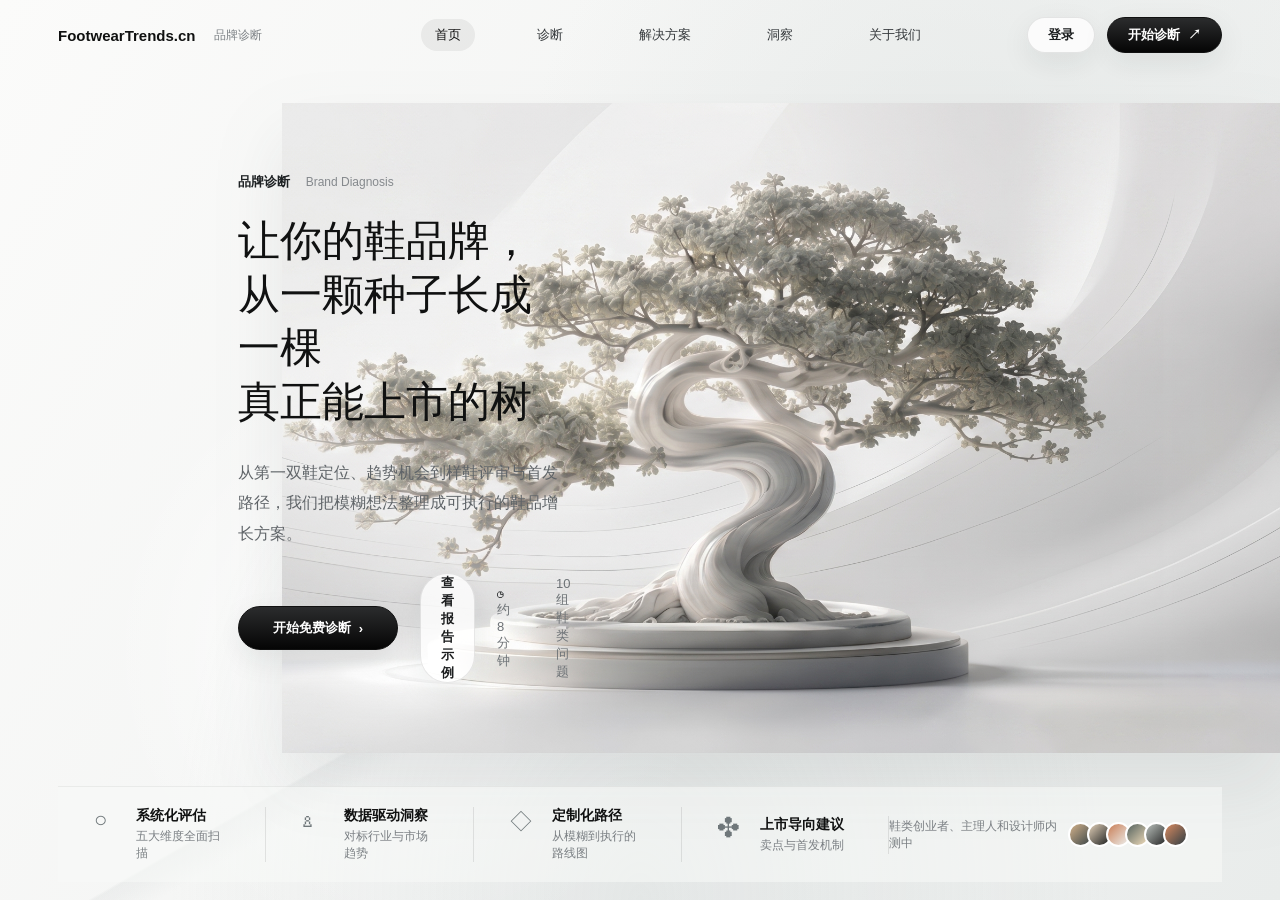
<file: index.html>
<!doctype html>
<html lang="zh-CN">
  <head>
    <meta charset="utf-8" />
    <meta name="viewport" content="width=device-width, initial-scale=1" />
    <title>FootwearTrends.cn 品牌诊断</title>
    <link rel="preload" as="image" href="./visuals/home-hero-tree-wide.png" />
    <link rel="stylesheet" href="./styles.css" />
  </head>
  <body class="page-home">
    <main class="home-shell">
      <header class="main-nav">
        <a class="brand" href="./index.html">FootwearTrends.cn <span>品牌诊断</span></a>
        <nav class="center-nav" aria-label="主导航">
          <a class="active" href="./index.html">首页</a>
          <a href="./questionnaire.html">诊断</a>
          <a href="./solution.html">解决方案</a>
          <a href="./insights.html">洞察</a>
          <a href="./about.html">关于我们</a>
        </nav>
        <div class="nav-actions">
          <a class="btn btn-light" href="./about.html#contact">登录</a>
          <a class="btn btn-dark" href="./questionnaire.html">开始诊断 <span>↗</span></a>
        </div>
      </header>

      <section class="home-hero">
        <div class="hero-copy">
          <p class="kicker">品牌诊断 <span>Brand Diagnosis</span></p>
          <h1>让你的鞋品牌，<br />从一颗种子长成一棵<br />真正能上市的树</h1>
          <p class="lead">从第一双鞋定位、趋势机会到样鞋评审与首发路径，我们把模糊想法整理成可执行的鞋品增长方案。</p>
          <div class="hero-actions">
            <a class="btn btn-dark btn-wide" href="./questionnaire.html">开始免费诊断 <span>›</span></a>
            <a class="btn btn-light" href="./result-demo.html">查看报告示例</a>
            <span class="meta-dot">约 8 分钟</span>
            <span class="meta-line"></span>
            <span class="meta-text">10 组鞋类问题</span>
          </div>
        </div>

        <div class="hero-tree">
          <img src="./visuals/home-hero-tree-wide.png" alt="雕塑感品牌成长树" />
        </div>
      </section>

      <section class="home-bottom" aria-label="诊断能力">
        <div class="capability">
          <span class="icon">○</span>
          <strong>系统化评估</strong>
          <small>五大维度全面扫描</small>
        </div>
        <div class="capability">
          <span class="icon">♙</span>
          <strong>数据驱动洞察</strong>
          <small>对标行业与市场趋势</small>
        </div>
        <div class="capability">
          <span class="icon">◇</span>
          <strong>定制化路径</strong>
          <small>从模糊到执行的路线图</small>
        </div>
        <div class="capability">
          <span class="icon">✣</span>
          <strong>上市导向建议</strong>
          <small>卖点与首发机制</small>
        </div>
        <div class="social-proof">
          <span>鞋类创业者、主理人和设计师内测中</span>
          <div class="avatars" aria-hidden="true">
            <i></i><i></i><i></i><i></i><i></i><i></i>
          </div>
        </div>
      </section>
    </main>
    <script src="./app.js"></script>
  </body>
</html>
</file>
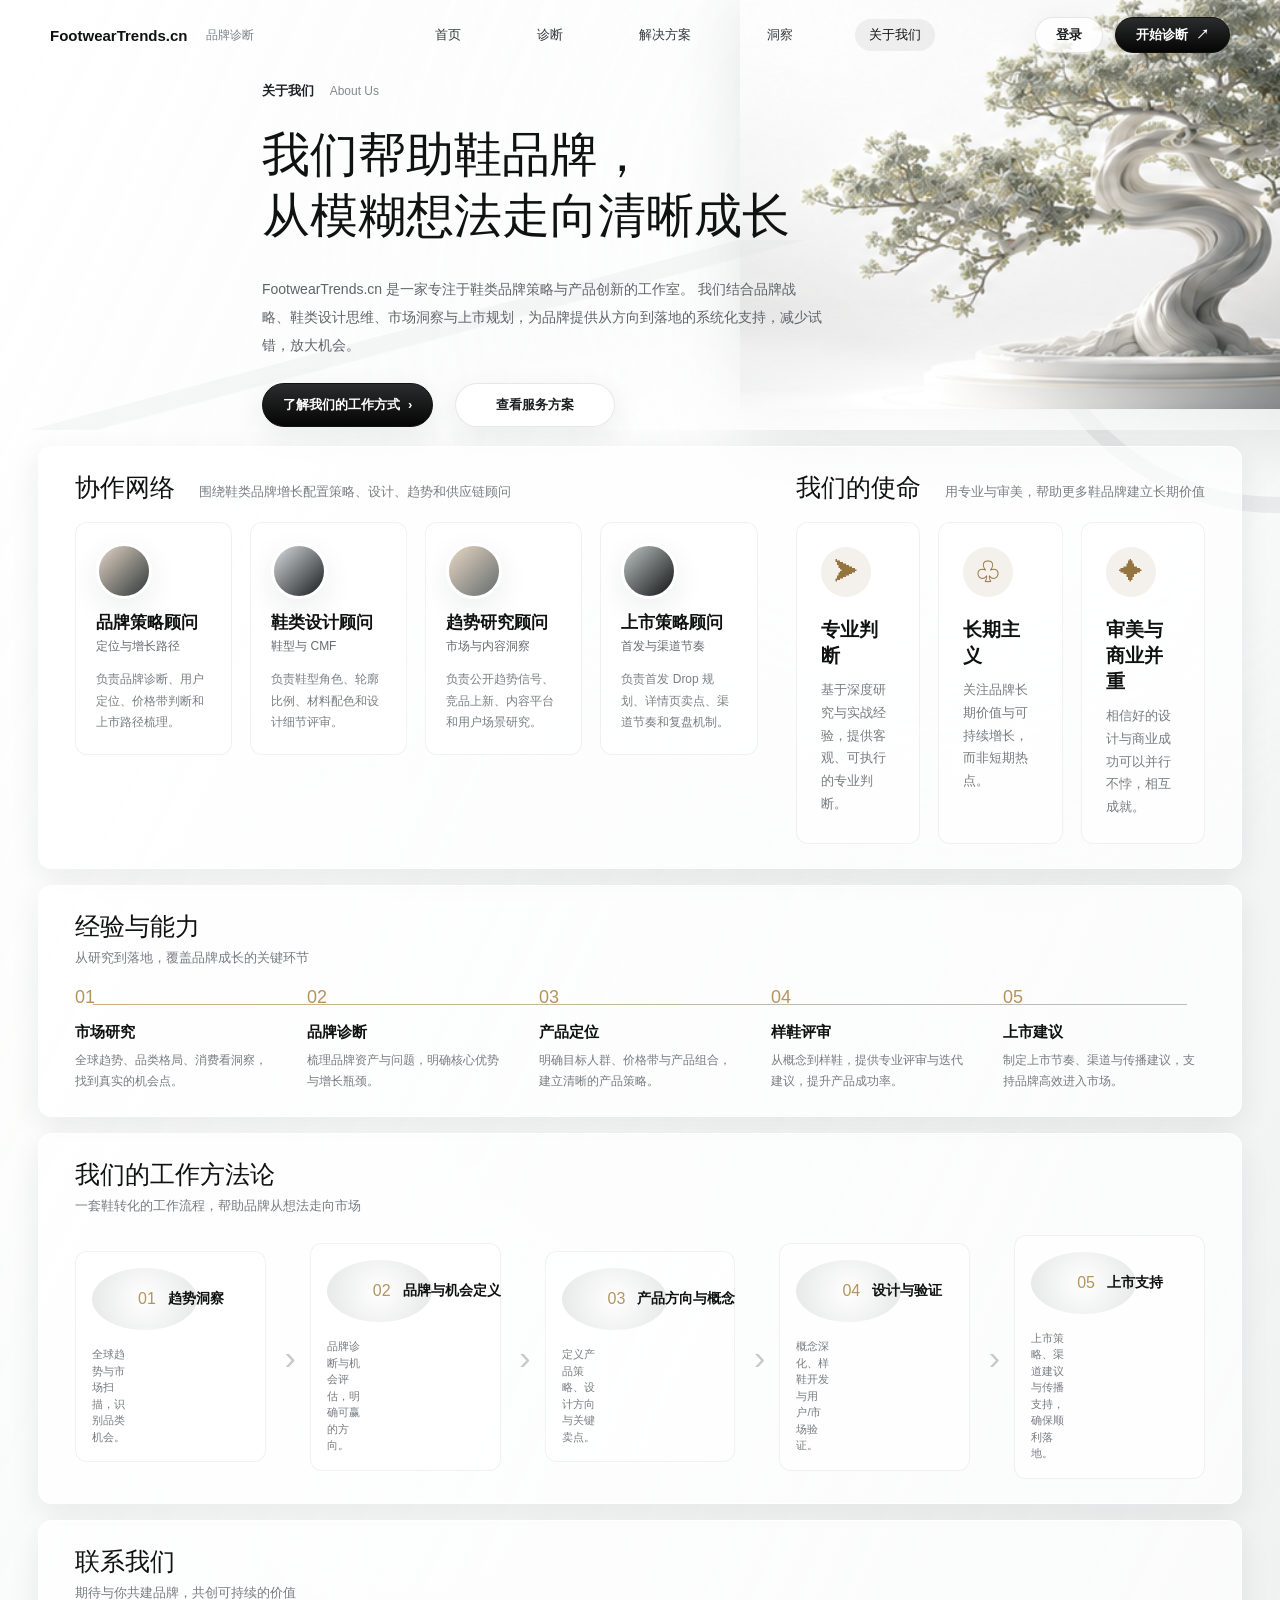
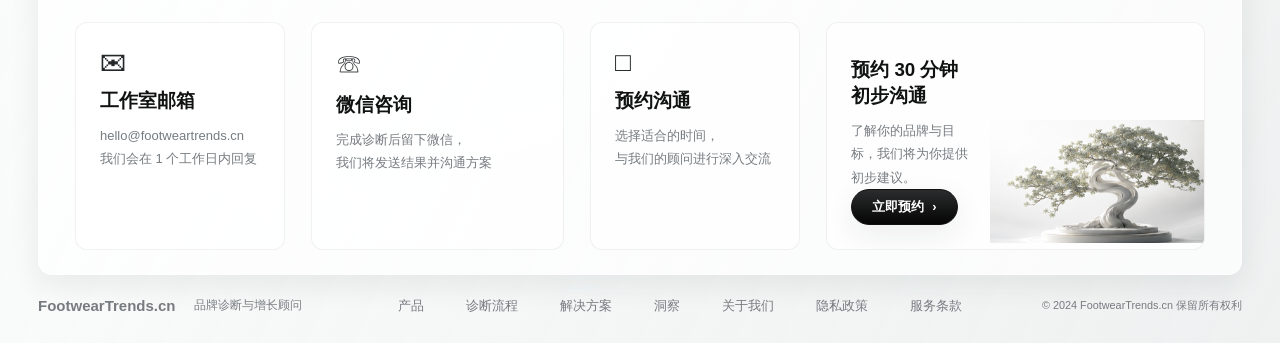
<file: about.html>
<!doctype html>
<html lang="zh-CN">
  <head>
    <meta charset="utf-8" />
    <meta name="viewport" content="width=device-width, initial-scale=1" />
    <title>关于我们 | FootwearTrends.cn</title>
    <link rel="preload" as="image" href="./visuals/brand-tree-hero.png" />
    <link rel="stylesheet" href="./styles.css" />
  </head>
  <body class="page-about">
    <main class="about-shell">
      <header class="main-nav">
        <a class="brand" href="./index.html">FootwearTrends.cn <span>品牌诊断</span></a>
        <nav class="center-nav" aria-label="主导航">
          <a href="./index.html">首页</a>
          <a href="./questionnaire.html">诊断</a>
          <a href="./solution.html">解决方案</a>
          <a href="./insights.html">洞察</a>
          <a class="active" href="./about.html">关于我们</a>
        </nav>
        <div class="nav-actions">
          <a class="btn btn-light" href="#contact">登录</a>
          <a class="btn btn-dark" href="./questionnaire.html">开始诊断 <span>↗</span></a>
        </div>
      </header>

      <section class="about-hero">
        <div class="about-copy">
          <p class="kicker">关于我们 <span>About Us</span></p>
          <h1>我们帮助鞋品牌，<br />从模糊想法走向清晰成长</h1>
          <p class="lead">
            FootwearTrends.cn 是一家专注于鞋类品牌策略与产品创新的工作室。
            我们结合品牌战略、鞋类设计思维、市场洞察与上市规划，为品牌提供从方向到落地的系统化支持，减少试错，放大机会。
          </p>
          <div class="hero-actions">
            <a class="btn btn-dark btn-wide" href="#method">了解我们的工作方式 <span>›</span></a>
            <a class="btn btn-light btn-wide" href="./solution.html">查看服务方案</a>
          </div>
        </div>
        <div class="about-tree">
          <span class="orbit"></span>
          <img src="./visuals/brand-tree-hero.png" alt="品牌成长树" />
        </div>
      </section>

      <section class="about-card-row">
        <div class="team-block">
          <div class="section-title-row compact">
            <h2>协作网络</h2>
            <p>围绕鞋类品牌增长配置策略、设计、趋势和供应链顾问</p>
          </div>
          <div class="team-grid">
            <article class="member-card">
              <i></i><h3>品牌策略顾问</h3><small>定位与增长路径</small><p>负责品牌诊断、用户定位、价格带判断和上市路径梳理。</p>
            </article>
            <article class="member-card">
              <i></i><h3>鞋类设计顾问</h3><small>鞋型与 CMF</small><p>负责鞋型角色、轮廓比例、材料配色和设计细节评审。</p>
            </article>
            <article class="member-card">
              <i></i><h3>趋势研究顾问</h3><small>市场与内容洞察</small><p>负责公开趋势信号、竞品上新、内容平台和用户场景研究。</p>
            </article>
            <article class="member-card">
              <i></i><h3>上市策略顾问</h3><small>首发与渠道节奏</small><p>负责首发 Drop 规划、详情页卖点、渠道节奏和复盘机制。</p>
            </article>
          </div>
        </div>

        <div class="mission-block">
          <div class="section-title-row compact">
            <h2>我们的使命</h2>
            <p>用专业与审美，帮助更多鞋品牌建立长期价值</p>
          </div>
          <div class="mission-grid">
            <article><i>➤</i><h3>专业判断</h3><p>基于深度研究与实战经验，提供客观、可执行的专业判断。</p></article>
            <article><i>♧</i><h3>长期主义</h3><p>关注品牌长期价值与可持续增长，而非短期热点。</p></article>
            <article><i>✦</i><h3>审美与商业并重</h3><p>相信好的设计与商业成功可以并行不悖，相互成就。</p></article>
          </div>
        </div>
      </section>

      <section class="experience-panel">
        <h2>经验与能力</h2>
        <p>从研究到落地，覆盖品牌成长的关键环节</p>
        <div class="experience-line">
          <article><b>01</b><h3>市场研究</h3><p>全球趋势、品类格局、消费看洞察，找到真实的机会点。</p></article>
          <article><b>02</b><h3>品牌诊断</h3><p>梳理品牌资产与问题，明确核心优势与增长瓶颈。</p></article>
          <article><b>03</b><h3>产品定位</h3><p>明确目标人群、价格带与产品组合，建立清晰的产品策略。</p></article>
          <article><b>04</b><h3>样鞋评审</h3><p>从概念到样鞋，提供专业评审与迭代建议，提升产品成功率。</p></article>
          <article><b>05</b><h3>上市建议</h3><p>制定上市节奏、渠道与传播建议，支持品牌高效进入市场。</p></article>
        </div>
      </section>

      <section id="method" class="method-panel">
        <h2>我们的工作方法论</h2>
        <p>一套鞋转化的工作流程，帮助品牌从想法走向市场</p>
        <div class="method-flow">
          <article><b>01</b><span>趋势洞察</span><small>全球趋势与市场扫描，识别品类机会。</small></article>
          <article><b>02</b><span>品牌与机会定义</span><small>品牌诊断与机会评估，明确可赢的方向。</small></article>
          <article><b>03</b><span>产品方向与概念</span><small>定义产品策略、设计方向与关键卖点。</small></article>
          <article><b>04</b><span>设计与验证</span><small>概念深化、样鞋开发与用户/市场验证。</small></article>
          <article><b>05</b><span>上市支持</span><small>上市策略、渠道建议与传播支持，确保顺利落地。</small></article>
        </div>
      </section>

      <section id="contact" class="contact-panel">
        <h2>联系我们</h2>
        <p>期待与你共建品牌，共创可持续的价值</p>
        <div class="contact-grid">
          <article><i>✉</i><h3>工作室邮箱</h3><p>hello@footweartrends.cn<br />我们会在 1 个工作日内回复</p></article>
          <article><i>☏</i><h3>微信咨询</h3><p>完成诊断后留下微信，<br />我们将发送结果并沟通方案</p></article>
          <article><i>□</i><h3>预约沟通</h3><p>选择适合的时间，<br />与我们的顾问进行深入交流</p></article>
          <article class="contact-cta">
            <div><h3>预约 30 分钟初步沟通</h3><p>了解你的品牌与目标，我们将为你提供初步建议。</p><a class="btn btn-dark" href="./solution.html">立即预约 <span>›</span></a></div>
            <img src="./visuals/brand-tree-hero.png" alt="" />
          </article>
        </div>
      </section>

      <footer class="site-footer">
        <a class="brand" href="./index.html">FootwearTrends.cn <span>品牌诊断与增长顾问</span></a>
        <nav>
          <a href="./index.html">产品</a>
          <a href="./questionnaire.html">诊断流程</a>
          <a href="./solution.html">解决方案</a>
          <a href="./insights.html">洞察</a>
          <a href="./about.html">关于我们</a>
          <a href="./privacy.html">隐私政策</a>
          <a href="./terms.html">服务条款</a>
        </nav>
        <small>© 2024 FootwearTrends.cn 保留所有权利</small>
      </footer>
    </main>
  </body>
</html>
</file>
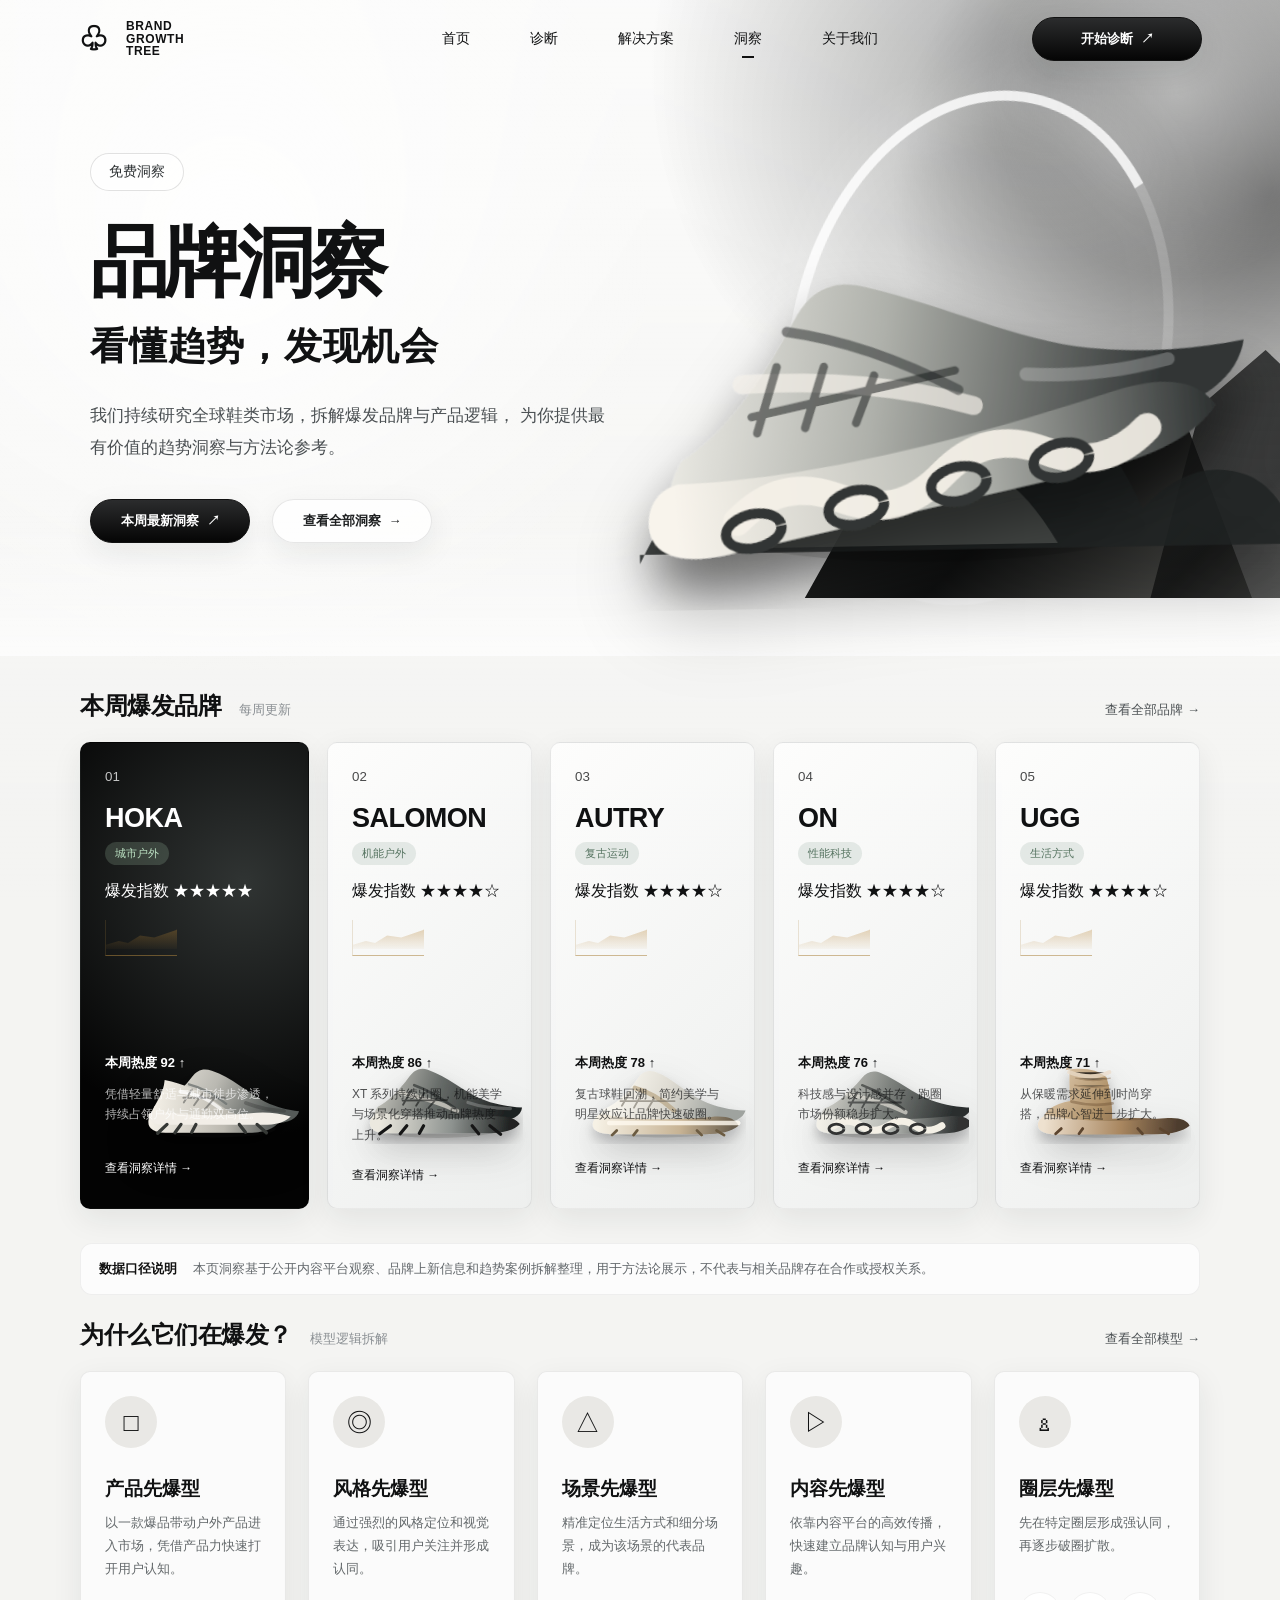
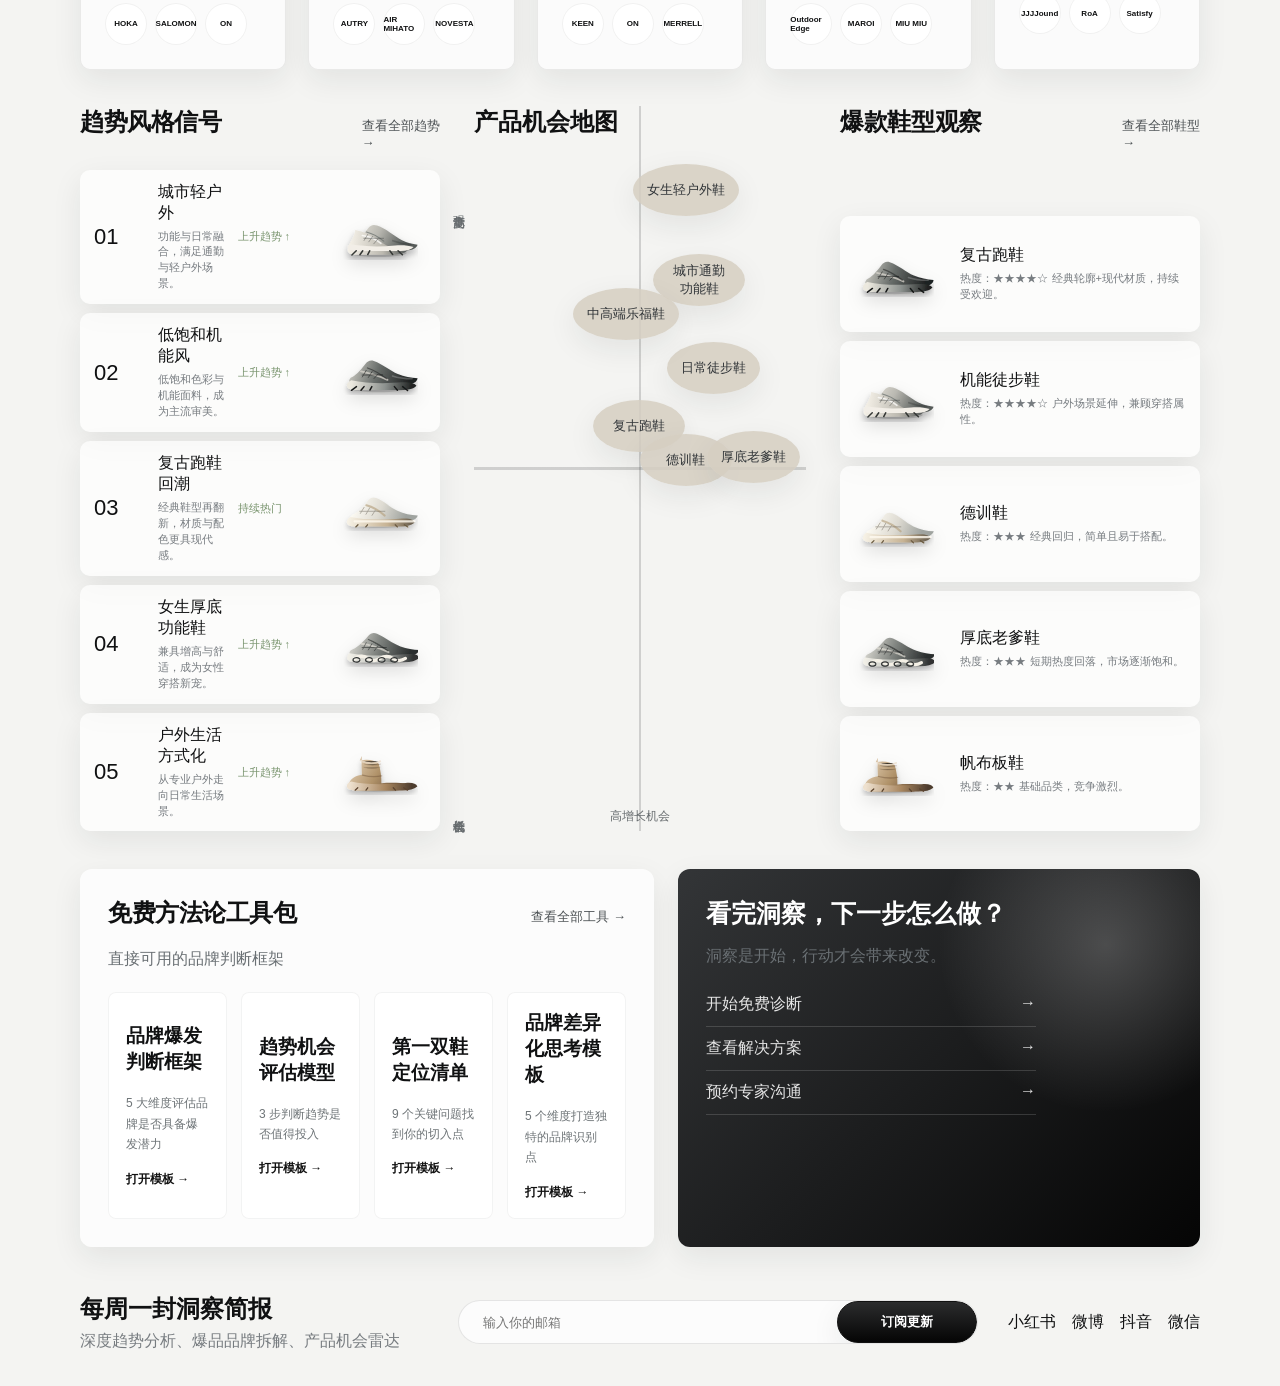
<file: insights.html>
<!doctype html>
<html lang="zh-CN">
  <head>
    <meta charset="utf-8" />
    <meta name="viewport" content="width=device-width, initial-scale=1" />
    <title>品牌洞察 | Brand Growth Tree</title>
    <link rel="stylesheet" href="./styles.css" />
  </head>
  <body class="page-insights-v2">
    <main class="insights-v2-shell">
      <header class="insights-v2-nav">
        <a class="growth-logo" href="./index.html">
          <span class="logo-mark">♧</span>
          <span>BRAND<br />GROWTH<br />TREE</span>
        </a>
        <nav aria-label="主导航">
          <a href="./index.html">首页</a>
          <a href="./questionnaire.html">诊断</a>
          <a href="./solution.html">解决方案</a>
          <a class="active" href="./insights.html">洞察</a>
          <a href="./about.html">关于我们</a>
        </nav>
        <a class="btn btn-dark btn-wide" href="./questionnaire.html">开始诊断 <span>↗</span></a>
      </header>

      <section class="insights-v2-hero">
        <div class="insights-v2-copy">
          <p class="mini-pill">免费洞察</p>
          <h1>品牌洞察</h1>
          <h2>看懂趋势，发现机会</h2>
          <p>
            我们持续研究全球鞋类市场，拆解爆发品牌与产品逻辑，
            为你提供最有价值的趋势洞察与方法论参考。
          </p>
          <div class="hero-actions">
            <a class="btn btn-dark btn-wide" href="#weekly">本周最新洞察 <span>↗</span></a>
            <a class="btn btn-light btn-wide" href="#brands">查看全部洞察 <span>→</span></a>
          </div>
        </div>
        <div class="shoe-stage" aria-label="鞋款趋势视觉">
          <span class="light-ring"></span>
          <span class="rock rock-a"></span>
          <span class="rock rock-b"></span>
          <img class="hero-shoe-img" src="./visuals/insight-hero-shoe.svg" alt="浮空鞋款与岩石趋势场景" />
        </div>
      </section>

      <section id="weekly" class="insight-v2-section">
        <div class="v2-title-row">
          <h2>本周爆发品牌</h2>
          <small>每周更新</small>
          <a href="#brands">查看全部品牌 <span>→</span></a>
        </div>
        <div class="hot-brand-grid" id="brands">
          <article class="hot-card is-dark">
            <small>01</small>
            <h3>HOKA</h3>
            <span class="tag">城市户外</span>
            <p>爆发指数 ★★★★★</p>
            <div class="sparkline"></div>
            <img class="shoe-thumb-img" src="./visuals/insight-shoe-hoka.svg" alt="城市户外跑鞋" />
            <strong>本周热度 92 ↑</strong>
            <p>凭借轻量舒适与城市徒步渗透，持续占领户外与通勤双高位。</p>
            <a href="#models">查看洞察详情 <span>→</span></a>
          </article>
          <article class="hot-card">
            <small>02</small>
            <h3>SALOMON</h3>
            <span class="tag">机能户外</span>
            <p>爆发指数 ★★★★☆</p>
            <div class="sparkline"></div>
            <img class="shoe-thumb-img" src="./visuals/insight-shoe-salomon.svg" alt="机能户外鞋" />
            <strong>本周热度 86 ↑</strong>
            <p>XT 系列持续出圈，机能美学与场景化穿搭推动品牌热度上升。</p>
            <a href="#models">查看洞察详情 <span>→</span></a>
          </article>
          <article class="hot-card">
            <small>03</small>
            <h3>AUTRY</h3>
            <span class="tag">复古运动</span>
            <p>爆发指数 ★★★★☆</p>
            <div class="sparkline"></div>
            <img class="shoe-thumb-img" src="./visuals/insight-shoe-autry.svg" alt="复古运动鞋" />
            <strong>本周热度 78 ↑</strong>
            <p>复古球鞋回潮，简约美学与明星效应让品牌快速破圈。</p>
            <a href="#models">查看洞察详情 <span>→</span></a>
          </article>
          <article class="hot-card">
            <small>04</small>
            <h3>ON</h3>
            <span class="tag">性能科技</span>
            <p>爆发指数 ★★★★☆</p>
            <div class="sparkline"></div>
            <img class="shoe-thumb-img" src="./visuals/insight-shoe-on.svg" alt="科技跑鞋" />
            <strong>本周热度 76 ↑</strong>
            <p>科技感与设计感并存，跑圈市场份额稳步扩大。</p>
            <a href="#models">查看洞察详情 <span>→</span></a>
          </article>
          <article class="hot-card">
            <small>05</small>
            <h3>UGG</h3>
            <span class="tag">生活方式</span>
            <p>爆发指数 ★★★★☆</p>
            <div class="sparkline"></div>
            <img class="shoe-thumb-img" src="./visuals/insight-shoe-ugg.svg" alt="生活方式短靴" />
            <strong>本周热度 71 ↑</strong>
            <p>从保暖需求延伸到时尚穿搭，品牌心智进一步扩大。</p>
            <a href="#models">查看洞察详情 <span>→</span></a>
          </article>
        </div>
      </section>

      <section id="models" class="insight-v2-section">
        <aside class="data-disclaimer">
          <strong>数据口径说明</strong>
          <span>本页洞察基于公开内容平台观察、品牌上新信息和趋势案例拆解整理，用于方法论展示，不代表与相关品牌存在合作或授权关系。</span>
        </aside>
        <div class="v2-title-row">
          <h2>为什么它们在爆发？</h2>
          <small>模型逻辑拆解</small>
          <a href="#models">查看全部模型 <span>→</span></a>
        </div>
        <div class="model-grid">
          <article><i>□</i><h3>产品先爆型</h3><p>以一款爆品带动户外产品进入市场，凭借产品力快速打开用户认知。</p><div class="brand-dots"><b>HOKA</b><b>SALOMON</b><b>ON</b></div></article>
          <article><i>◎</i><h3>风格先爆型</h3><p>通过强烈的风格定位和视觉表达，吸引用户关注并形成认同。</p><div class="brand-dots"><b>AUTRY</b><b>AIR MIHATO</b><b>NOVESTA</b></div></article>
          <article><i>△</i><h3>场景先爆型</h3><p>精准定位生活方式和细分场景，成为该场景的代表品牌。</p><div class="brand-dots"><b>KEEN</b><b>ON</b><b>MERRELL</b></div></article>
          <article><i>▷</i><h3>内容先爆型</h3><p>依靠内容平台的高效传播，快速建立品牌认知与用户兴趣。</p><div class="brand-dots"><b>Outdoor Edge</b><b>MAROI</b><b>MIU MIU</b></div></article>
          <article><i>♙</i><h3>圈层先爆型</h3><p>先在特定圈层形成强认同，再逐步破圈扩散。</p><div class="brand-dots"><b>JJJJound</b><b>RoA</b><b>Satisfy</b></div></article>
        </div>
      </section>

      <section class="triple-insight">
        <div id="trends" class="signal-list">
          <div class="v2-title-row compact"><h2>趋势风格信号</h2><a href="#trends">查看全部趋势 <span>→</span></a></div>
          <ol>
            <li><b>01</b><span>城市轻户外<small>功能与日常融合，满足通勤与轻户外场景。</small></span><em>上升趋势 ↑</em><img class="shoe-mini-img" src="./visuals/insight-shoe-hoka.svg" alt="" /></li>
            <li><b>02</b><span>低饱和机能风<small>低饱和色彩与机能面料，成为主流审美。</small></span><em>上升趋势 ↑</em><img class="shoe-mini-img" src="./visuals/insight-shoe-salomon.svg" alt="" /></li>
            <li><b>03</b><span>复古跑鞋回潮<small>经典鞋型再翻新，材质与配色更具现代感。</small></span><em>持续热门</em><img class="shoe-mini-img" src="./visuals/insight-shoe-autry.svg" alt="" /></li>
            <li><b>04</b><span>女生厚底功能鞋<small>兼具增高与舒适，成为女性穿搭新宠。</small></span><em>上升趋势 ↑</em><img class="shoe-mini-img" src="./visuals/insight-shoe-on.svg" alt="" /></li>
            <li><b>05</b><span>户外生活方式化<small>从专业户外走向日常生活场景。</small></span><em>上升趋势 ↑</em><img class="shoe-mini-img" src="./visuals/insight-shoe-ugg.svg" alt="" /></li>
          </ol>
        </div>

        <div class="bubble-map">
          <h2>产品机会地图</h2>
          <div class="axis-y">竞争强度高</div>
          <div class="axis-y low">低增长机会</div>
          <div class="axis-x">高增长机会</div>
          <span class="bubble b1">女生轻户外鞋</span>
          <span class="bubble b2">城市通勤<br />功能鞋</span>
          <span class="bubble b3">日常徒步鞋</span>
          <span class="bubble b4">复古跑鞋</span>
          <span class="bubble b5">德训鞋</span>
          <span class="bubble b6">厚底老爹鞋</span>
          <span class="bubble b7">中高端乐福鞋</span>
        </div>

        <div id="shoe-types" class="shoe-observe">
          <div class="v2-title-row compact"><h2>爆款鞋型观察</h2><a href="#shoe-types">查看全部鞋型 <span>→</span></a></div>
          <article><img class="shoe-mini-img" src="./visuals/insight-shoe-salomon.svg" alt="" /><span>复古跑鞋<small>热度：★★★★☆ 经典轮廓+现代材质，持续受欢迎。</small></span></article>
          <article><img class="shoe-mini-img" src="./visuals/insight-shoe-hoka.svg" alt="" /><span>机能徒步鞋<small>热度：★★★★☆ 户外场景延伸，兼顾穿搭属性。</small></span></article>
          <article><img class="shoe-mini-img" src="./visuals/insight-shoe-autry.svg" alt="" /><span>德训鞋<small>热度：★★★ 经典回归，简单且易于搭配。</small></span></article>
          <article><img class="shoe-mini-img" src="./visuals/insight-shoe-on.svg" alt="" /><span>厚底老爹鞋<small>热度：★★★ 短期热度回落，市场逐渐饱和。</small></span></article>
          <article><img class="shoe-mini-img" src="./visuals/insight-shoe-ugg.svg" alt="" /><span>帆布板鞋<small>热度：★★ 基础品类，竞争激烈。</small></span></article>
        </div>
      </section>

      <section id="toolkit" class="toolkit-and-cta">
        <div class="toolkit">
          <div class="v2-title-row compact"><h2>免费方法论工具包</h2><a href="#toolkit">查看全部工具 <span>→</span></a></div>
          <p>直接可用的品牌判断框架</p>
          <div class="tool-grid">
            <button type="button" data-tool="burst"><h3>品牌爆发判断框架</h3><p>5 大维度评估品牌是否具备爆发潜力</p><span>打开模板 →</span></button>
            <button type="button" data-tool="trend"><h3>趋势机会评估模型</h3><p>3 步判断趋势是否值得投入</p><span>打开模板 →</span></button>
            <button type="button" data-tool="brief"><h3>第一双鞋定位清单</h3><p>9 个关键问题找到你的切入点</p><span>打开模板 →</span></button>
            <button type="button" data-tool="difference"><h3>品牌差异化思考模板</h3><p>5 个维度打造独特的品牌识别点</p><span>打开模板 →</span></button>
          </div>
        </div>
        <div class="dark-next">
          <h2>看完洞察，下一步怎么做？</h2>
          <p>洞察是开始，行动才会带来改变。</p>
          <a href="./questionnaire.html">开始免费诊断 <span>→</span></a>
          <a href="./solution.html">查看解决方案 <span>→</span></a>
          <a href="./solution.html">预约专家沟通 <span>→</span></a>
        </div>
      </section>

      <footer class="insights-v2-footer">
        <div>
          <h2>每周一封洞察简报</h2>
          <p>深度趋势分析、爆品品牌拆解、产品机会雷达</p>
        </div>
        <form class="subscribe-form">
          <input type="email" placeholder="输入你的邮箱" />
          <button class="btn btn-dark" type="button">订阅更新</button>
        </form>
        <nav>
          <a href="./about.html#contact">小红书</a><a href="./about.html#contact">微博</a><a href="./about.html#contact">抖音</a><a href="./about.html#contact">微信</a>
        </nav>
      </footer>
      <dialog class="tool-modal" data-tool-modal>
        <button class="modal-close" type="button" data-close-tool>×</button>
        <h2 data-tool-title>工具模板</h2>
        <pre data-tool-content></pre>
        <button class="btn btn-dark" type="button" data-copy-tool>复制模板</button>
      </dialog>
    </main>
    <script src="./app.js"></script>
  </body>
</html>
</file>
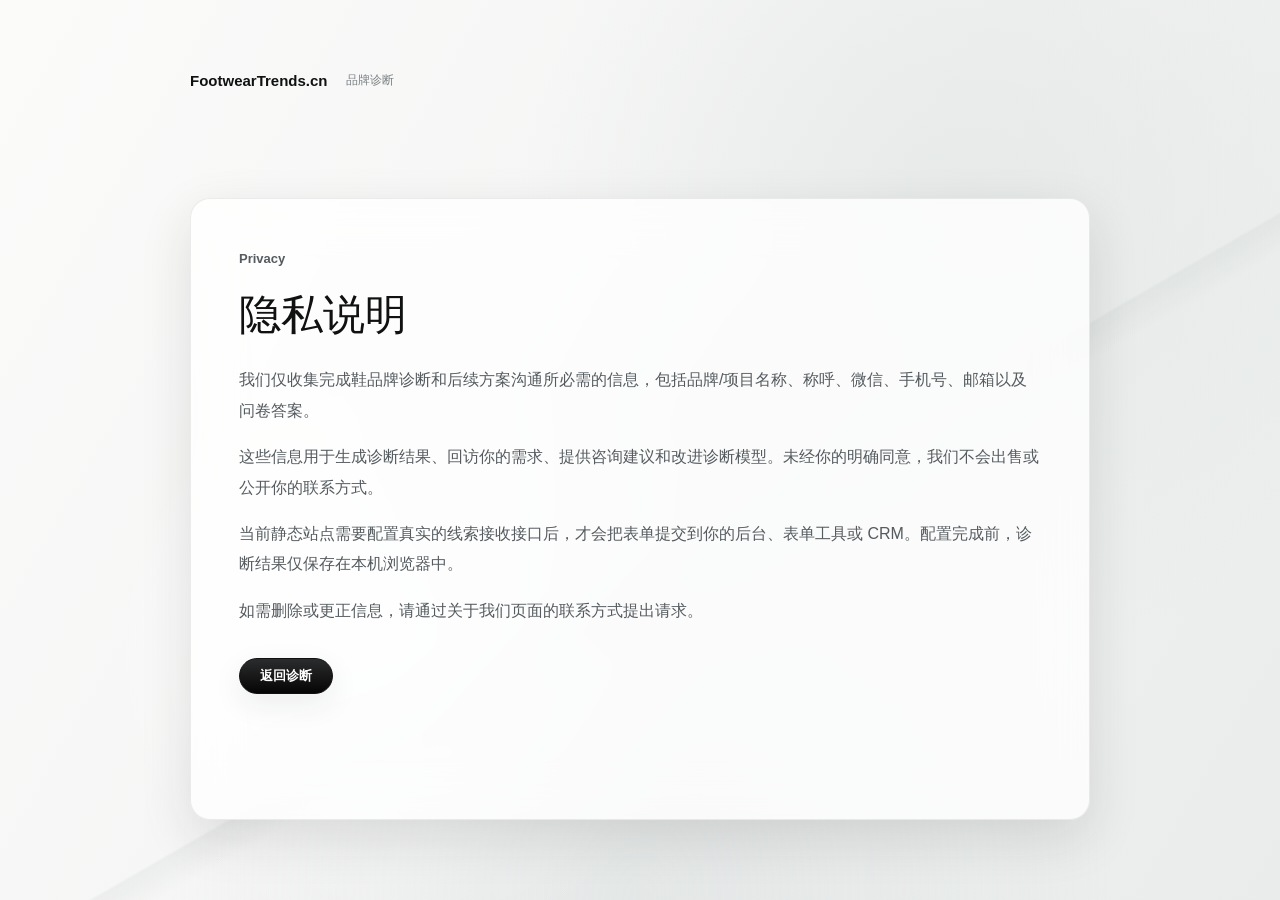
<file: privacy.html>
<!doctype html>
<html lang="zh-CN">
  <head>
    <meta charset="utf-8" />
    <meta name="viewport" content="width=device-width, initial-scale=1" />
    <title>隐私说明 | FootwearTrends.cn</title>
    <link rel="stylesheet" href="./styles.css" />
  </head>
  <body class="page-legal">
    <main class="legal-shell">
      <a class="brand" href="./index.html">FootwearTrends.cn <span>品牌诊断</span></a>
      <section>
        <p class="kicker">Privacy</p>
        <h1>隐私说明</h1>
        <p>我们仅收集完成鞋品牌诊断和后续方案沟通所必需的信息，包括品牌/项目名称、称呼、微信、手机号、邮箱以及问卷答案。</p>
        <p>这些信息用于生成诊断结果、回访你的需求、提供咨询建议和改进诊断模型。未经你的明确同意，我们不会出售或公开你的联系方式。</p>
        <p>当前静态站点需要配置真实的线索接收接口后，才会把表单提交到你的后台、表单工具或 CRM。配置完成前，诊断结果仅保存在本机浏览器中。</p>
        <p>如需删除或更正信息，请通过关于我们页面的联系方式提出请求。</p>
        <a class="btn btn-dark" href="./questionnaire.html">返回诊断</a>
      </section>
    </main>
  </body>
</html>
</file>
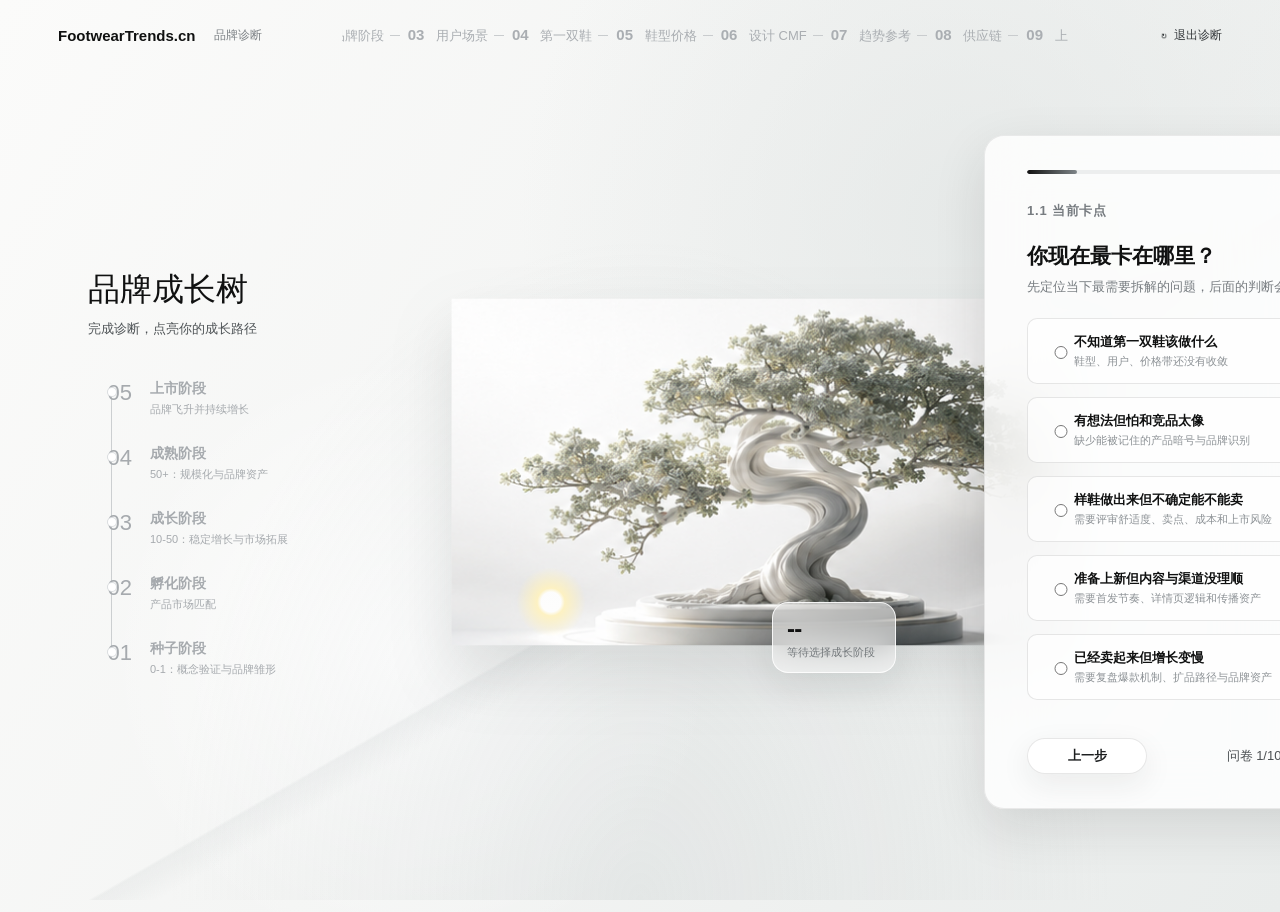
<file: questionnaire.html>
<!doctype html>
<html lang="zh-CN">
  <head>
    <meta charset="utf-8" />
    <meta name="viewport" content="width=device-width, initial-scale=1" />
    <title>品牌成长树问卷 | FootwearTrends.cn</title>
    <link rel="preload" as="image" href="./visuals/brand-tree-hero.png" />
    <link rel="stylesheet" href="./styles.css" />
  </head>
  <body class="page-questionnaire">
    <main class="diagnosis-shell">
      <header class="flow-nav">
        <a class="brand" href="./index.html">FootwearTrends.cn <span>品牌诊断</span></a>
        <nav class="flow-steps" aria-label="诊断步骤" data-flow-steps>
          <span class="active"><b>01</b> 当前卡点</span>
          <span><b>02</b> 品牌阶段</span>
          <span><b>03</b> 用户场景</span>
          <span><b>04</b> 第一双鞋</span>
          <span><b>05</b> 鞋型价格</span>
          <span><b>06</b> 设计 CMF</span>
          <span><b>07</b> 趋势参考</span>
          <span><b>08</b> 供应链</span>
          <span><b>09</b> 上市需求</span>
          <span><b>10</b> 联系方式</span>
        </nav>
        <a class="exit-link" href="./index.html">退出诊断</a>
      </header>

      <section class="diagnosis-layout">
        <aside class="growth-axis">
          <h1>品牌成长树</h1>
          <p>完成诊断，点亮你的成长路径</p>
          <ol class="stage-list" data-stage-list>
            <li><b>05</b><span>上市阶段<small>品牌飞升并持续增长</small></span></li>
            <li><b>04</b><span>成熟阶段<small>50+：规模化与品牌资产</small></span></li>
            <li><b>03</b><span>成长阶段<small>10-50：稳定增长与市场拓展</small></span></li>
            <li><b>02</b><span>孵化阶段<small>产品市场匹配</small></span></li>
            <li><b>01</b><span>种子阶段<small>0-1：概念验证与品牌雏形</small></span></li>
          </ol>
        </aside>

        <div class="tree-stage-visual">
          <img src="./visuals/brand-tree-hero.png" alt="品牌成长树" data-tree-image />
          <span class="glow"></span>
          <div class="tree-hud">
            <strong data-hud-score>--</strong>
            <span data-hud-label>等待选择成长阶段</span>
          </div>
        </div>

        <section class="question-card" aria-label="品牌诊断问卷">
          <div class="card-progress"><i data-progress-bar></i></div>
          <p class="question-eyebrow" data-question-eyebrow>1.1 当前卡点</p>
          <h2 data-question-title>你现在最卡在哪里？</h2>
          <p data-question-desc>先定位当下最需要拆解的问题，后面的判断会围绕这个卡点展开。</p>
          <div class="answer-list" data-answer-list>
          </div>
          <div class="question-footer">
            <button class="btn btn-light" data-prev>上一步</button>
            <span data-counter>1/10</span>
            <button class="btn btn-dark btn-next" data-next>下一步 <b>›</b></button>
          </div>
        </section>
      </section>
    </main>
    <script src="./app.js"></script>
  </body>
</html>
</file>
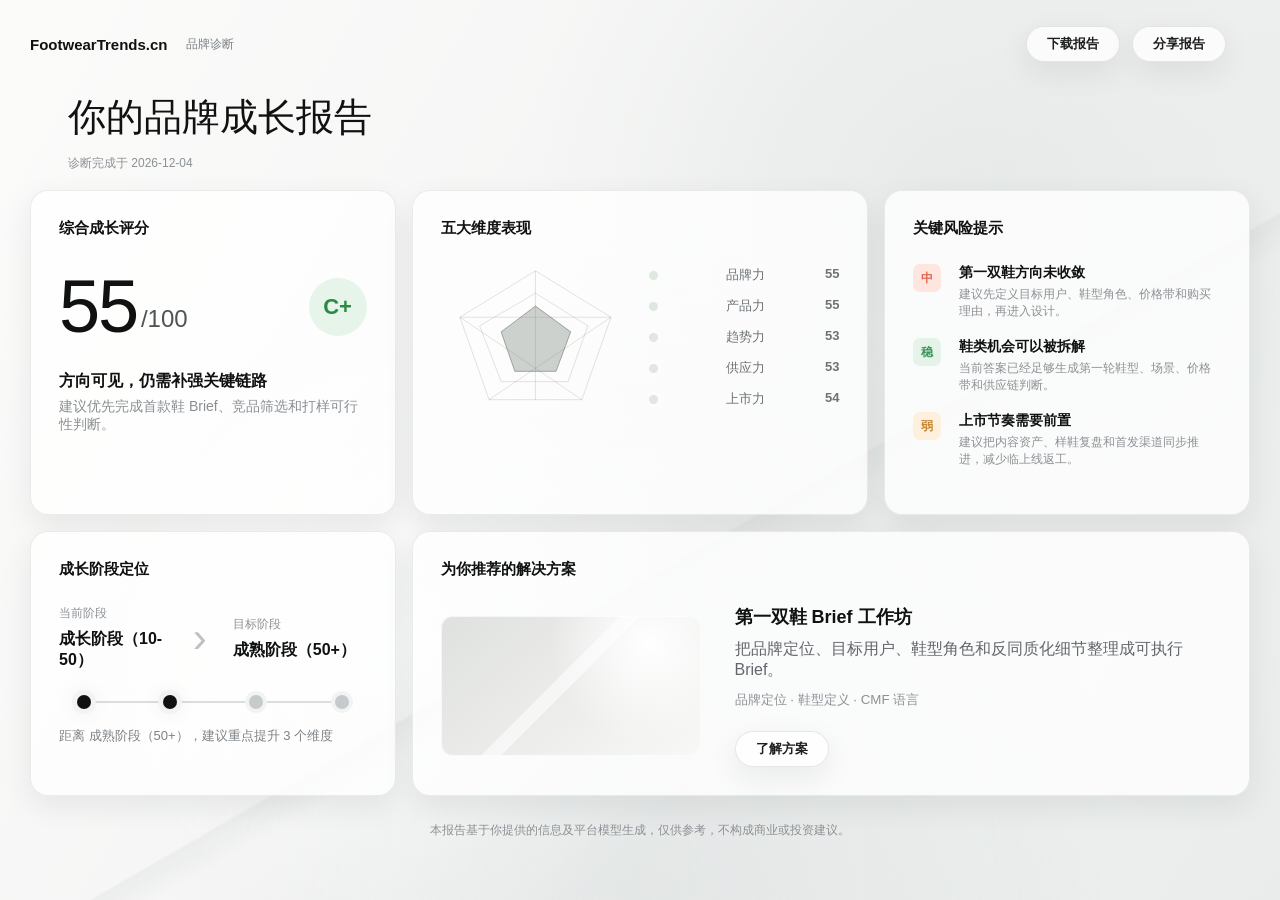
<file: report.html>
<!doctype html>
<html lang="zh-CN">
  <head>
    <meta charset="utf-8" />
    <meta name="viewport" content="width=device-width, initial-scale=1" />
    <title>你的品牌成长报告 | FootwearTrends.cn</title>
    <link rel="stylesheet" href="./styles.css" />
  </head>
  <body class="page-report">
    <main class="report-shell">
      <header class="report-nav">
        <a class="brand" href="./index.html">FootwearTrends.cn <span>品牌诊断</span></a>
        <div class="report-actions">
          <button class="btn btn-light" data-report-action="download">下载报告</button>
          <button class="btn btn-light" data-report-action="share">分享报告</button>
        </div>
      </header>

      <section class="report-head">
        <h1>你的品牌成长报告</h1>
        <p data-report-date>诊断完成于 2024-05-20</p>
      </section>

      <section class="dashboard-grid">
        <article class="dash-card score-card">
          <h2>综合成长评分</h2>
          <div class="score-row"><strong data-score>78</strong><span>/100</span><em data-grade>B+</em></div>
          <h3 data-summary-title>表现良好，具备上市潜力</h3>
          <p data-summary-copy>在固本化与组织能力上仍有提升空间</p>
        </article>

        <article class="dash-card radar-card">
          <h2>五大维度表现</h2>
          <div class="radar-wrap">
            <svg viewBox="0 0 220 170" aria-label="五维雷达图">
              <polygon points="110,8 198,62 164,158 56,158 22,62" class="grid"></polygon>
              <polygon points="110,34 171,72 148,137 70,137 45,72" class="grid small"></polygon>
              <line x1="110" y1="8" x2="110" y2="158"></line>
              <line x1="22" y1="62" x2="198" y2="62"></line>
              <line x1="56" y1="158" x2="198" y2="62"></line>
              <line x1="164" y1="158" x2="22" y2="62"></line>
              <polygon points="110,28 173,70 142,136 78,132 49,71" class="radar-fill" data-radar-polygon></polygon>
            </svg>
            <ul data-radar-list>
              <li><span>品牌力</span><b>75</b></li>
              <li><span>产品力</span><b>82</b></li>
              <li><span>运营力</span><b>68</b></li>
              <li><span>组织力</span><b>70</b></li>
              <li><span>资本力</span><b>76</b></li>
            </ul>
          </div>
        </article>

        <article class="dash-card risk-card">
          <h2>关键风险提示</h2>
          <div data-risk-list>
            <div class="risk-row"><i class="risk-mid">中</i><span><strong>市场集中度高</strong><small>头部品牌竞争激烈，差异化需要强化</small></span></div>
            <div class="risk-row"><i class="risk-low">弱</i><span><strong>渠道成熟度风险</strong><small>线上渠道稳定性强，线下渠道能力弱</small></span></div>
            <div class="risk-row"><i class="risk-good">稳</i><span><strong>供应链弹性不足</strong><small>关键材料供应链单一供应商</small></span></div>
          </div>
        </article>

        <article class="dash-card stage-card">
          <h2>成长阶段定位</h2>
          <div class="stage-compare">
            <div><small>当前阶段</small><strong data-current-stage>成长阶段（10-50）</strong></div>
            <b>›</b>
            <div><small>目标阶段</small><strong data-next-stage>成熟阶段（50+）</strong></div>
          </div>
          <div class="stage-track" data-stage-track><i></i><i></i><i></i><i></i></div>
          <p data-stage-copy>距离目标阶段，建议重点提升 3 个维度</p>
        </article>

        <article class="dash-card solution-card">
          <h2>为你推荐的解决方案</h2>
          <div class="solution-content">
            <div class="solution-visual"></div>
            <div>
              <h3 data-solution-title>上市加速计划</h3>
              <p data-solution-copy>从商业模型到资本对接的全流程陪伴</p>
              <small data-solution-tags>上市路径规划 · 财务与治理优化 · 投资人对接</small>
              <button class="btn btn-light">了解方案</button>
            </div>
          </div>
        </article>
      </section>

      <p class="report-note">本报告基于你提供的信息及平台模型生成，仅供参考，不构成商业或投资建议。</p>
    </main>
    <script src="./app.js"></script>
  </body>
</html>
</file>
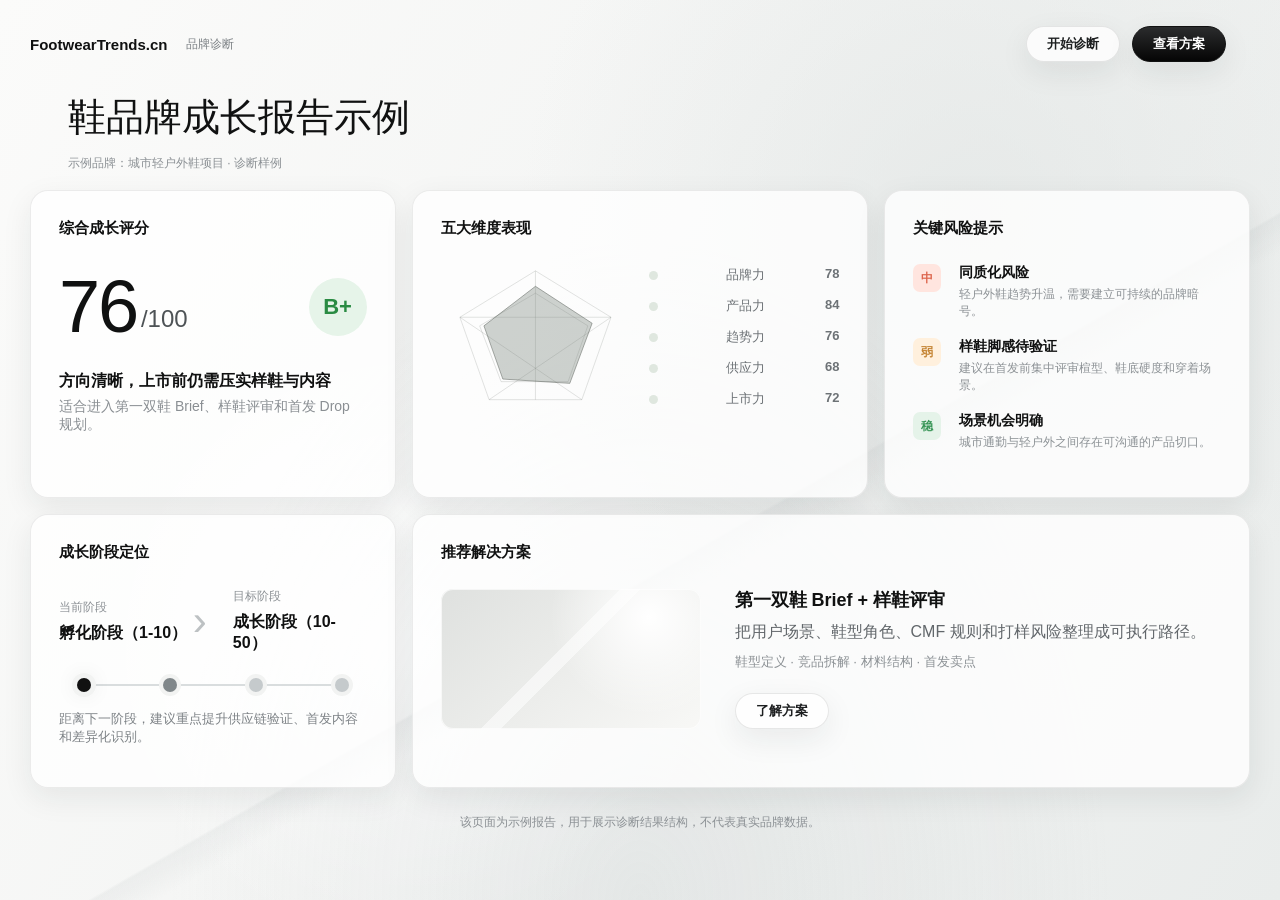
<file: result-demo.html>
<!doctype html>
<html lang="zh-CN">
  <head>
    <meta charset="utf-8" />
    <meta name="viewport" content="width=device-width, initial-scale=1" />
    <title>诊断报告示例 | FootwearTrends.cn</title>
    <link rel="stylesheet" href="./styles.css" />
  </head>
  <body class="page-report">
    <main class="report-shell">
      <header class="report-nav">
        <a class="brand" href="./index.html">FootwearTrends.cn <span>品牌诊断</span></a>
        <div class="report-actions">
          <a class="btn btn-light" href="./questionnaire.html">开始诊断</a>
          <a class="btn btn-dark" href="./solution.html">查看方案</a>
        </div>
      </header>
      <section class="report-head">
        <h1>鞋品牌成长报告示例</h1>
        <p>示例品牌：城市轻户外鞋项目 · 诊断样例</p>
      </section>
      <section class="dashboard-grid">
        <article class="dash-card score-card">
          <h2>综合成长评分</h2>
          <div class="score-row"><strong>76</strong><span>/100</span><em>B+</em></div>
          <h3>方向清晰，上市前仍需压实样鞋与内容</h3>
          <p>适合进入第一双鞋 Brief、样鞋评审和首发 Drop 规划。</p>
        </article>
        <article class="dash-card radar-card">
          <h2>五大维度表现</h2>
          <div class="radar-wrap">
            <svg viewBox="0 0 220 170" aria-label="五维雷达图">
              <polygon points="110,8 198,62 164,158 56,158 22,62" class="grid"></polygon>
              <polygon points="110,34 171,72 148,137 70,137 45,72" class="grid small"></polygon>
              <line x1="110" y1="8" x2="110" y2="158"></line>
              <line x1="22" y1="62" x2="198" y2="62"></line>
              <line x1="56" y1="158" x2="198" y2="62"></line>
              <line x1="164" y1="158" x2="22" y2="62"></line>
              <polygon points="110,26 176,69 150,139 72,134 50,72" class="radar-fill"></polygon>
            </svg>
            <ul>
              <li><span>品牌力</span><b>78</b></li>
              <li><span>产品力</span><b>84</b></li>
              <li><span>趋势力</span><b>76</b></li>
              <li><span>供应力</span><b>68</b></li>
              <li><span>上市力</span><b>72</b></li>
            </ul>
          </div>
        </article>
        <article class="dash-card risk-card">
          <h2>关键风险提示</h2>
          <div>
            <div class="risk-row"><i class="risk-mid">中</i><span><strong>同质化风险</strong><small>轻户外鞋趋势升温，需要建立可持续的品牌暗号。</small></span></div>
            <div class="risk-row"><i class="risk-low">弱</i><span><strong>样鞋脚感待验证</strong><small>建议在首发前集中评审楦型、鞋底硬度和穿着场景。</small></span></div>
            <div class="risk-row"><i class="risk-good">稳</i><span><strong>场景机会明确</strong><small>城市通勤与轻户外之间存在可沟通的产品切口。</small></span></div>
          </div>
        </article>
        <article class="dash-card stage-card">
          <h2>成长阶段定位</h2>
          <div class="stage-compare">
            <div><small>当前阶段</small><strong>孵化阶段（1-10）</strong></div>
            <b>›</b>
            <div><small>目标阶段</small><strong>成长阶段（10-50）</strong></div>
          </div>
          <div class="stage-track"><i class="active"></i><i></i><i></i><i></i></div>
          <p>距离下一阶段，建议重点提升供应链验证、首发内容和差异化识别。</p>
        </article>
        <article class="dash-card solution-card">
          <h2>推荐解决方案</h2>
          <div class="solution-content">
            <div class="solution-visual"></div>
            <div>
              <h3>第一双鞋 Brief + 样鞋评审</h3>
              <p>把用户场景、鞋型角色、CMF 规则和打样风险整理成可执行路径。</p>
              <small>鞋型定义 · 竞品拆解 · 材料结构 · 首发卖点</small>
              <a class="btn btn-light" href="./solution.html">了解方案</a>
            </div>
          </div>
        </article>
      </section>
      <p class="report-note">该页面为示例报告，用于展示诊断结果结构，不代表真实品牌数据。</p>
    </main>
  </body>
</html>
</file>
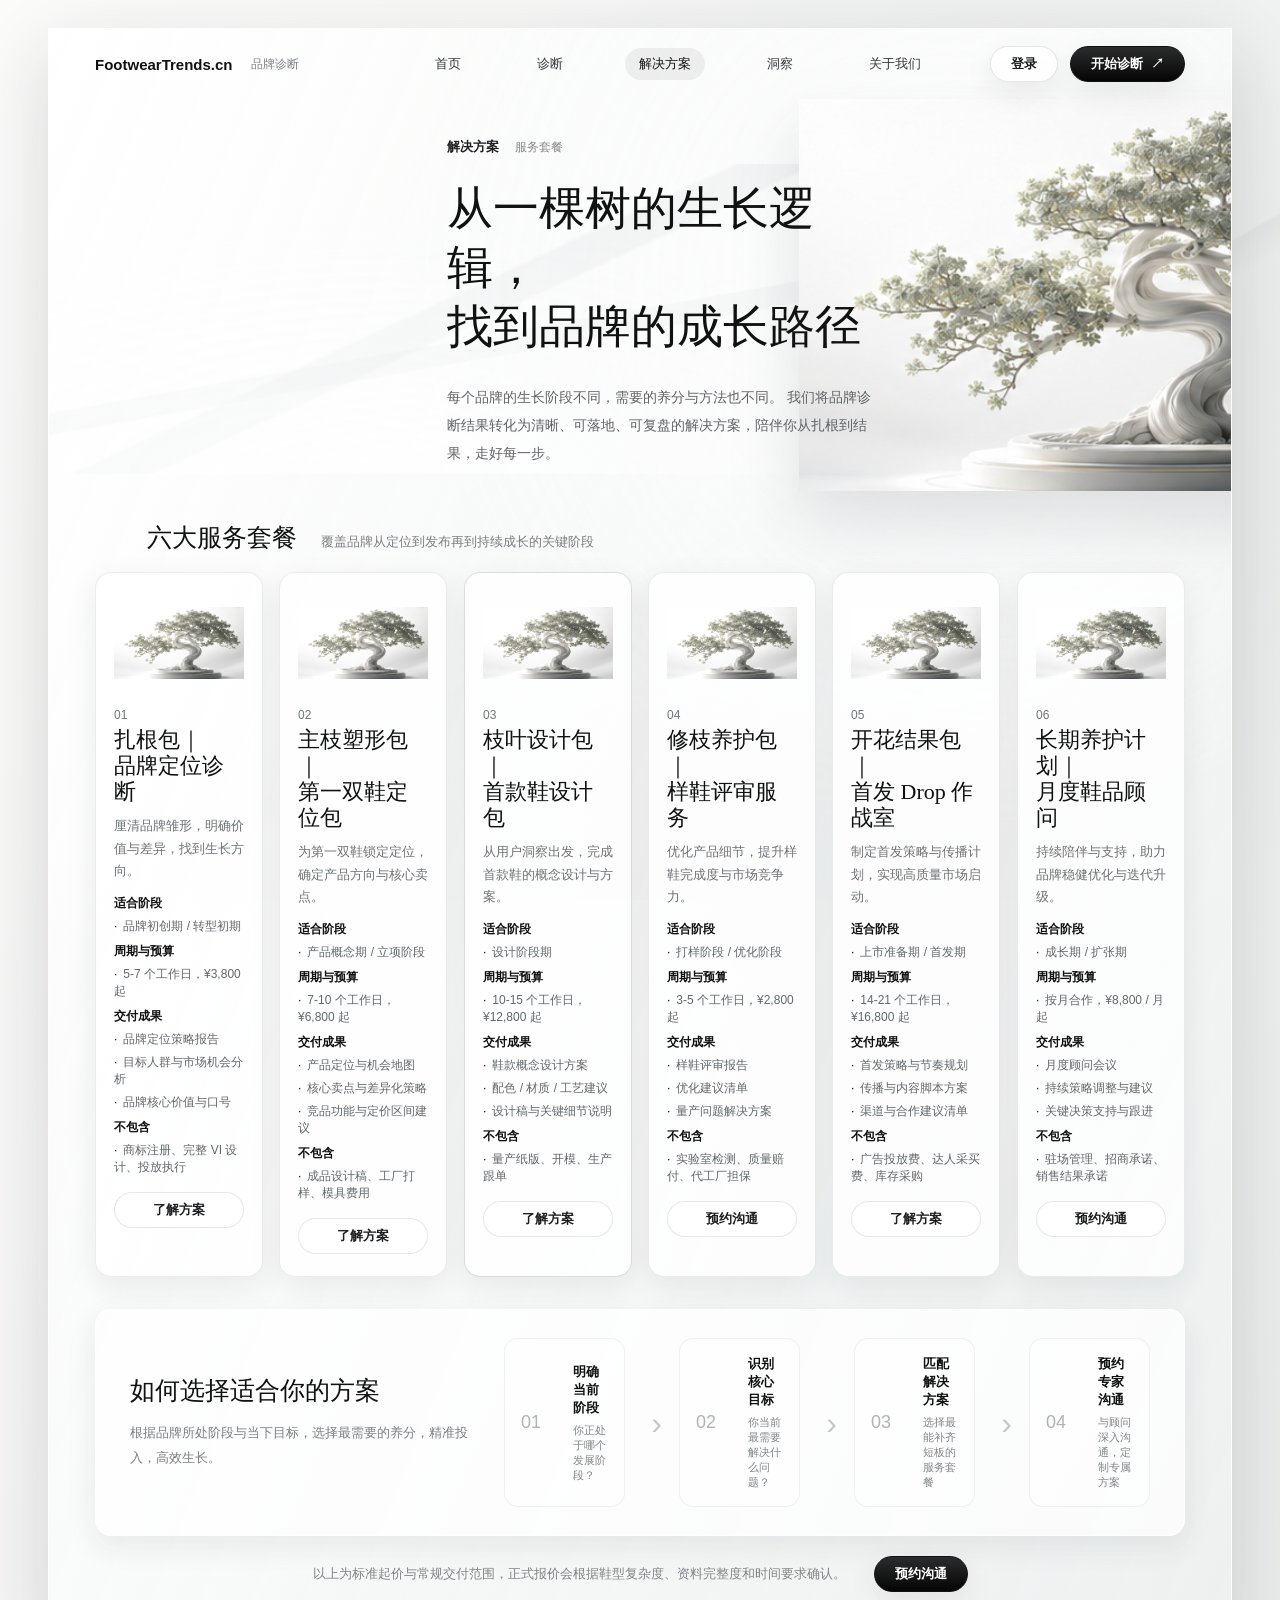
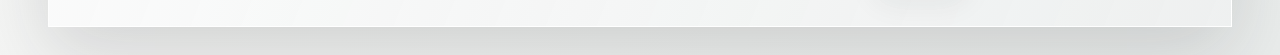
<file: solution.html>
<!doctype html>
<html lang="zh-CN">
  <head>
    <meta charset="utf-8" />
    <meta name="viewport" content="width=device-width, initial-scale=1" />
    <title>解决方案 | FootwearTrends.cn</title>
    <link rel="preload" as="image" href="./visuals/brand-tree-hero.png" />
    <link rel="stylesheet" href="./styles.css" />
  </head>
  <body class="page-solution">
    <main class="solution-shell">
      <header class="main-nav">
        <a class="brand" href="./index.html">FootwearTrends.cn <span>品牌诊断</span></a>
        <nav class="center-nav" aria-label="主导航">
          <a href="./index.html">首页</a>
          <a href="./questionnaire.html">诊断</a>
          <a class="active" href="./solution.html">解决方案</a>
          <a href="./insights.html">洞察</a>
          <a href="./about.html">关于我们</a>
        </nav>
        <div class="nav-actions">
          <a class="btn btn-light" href="./about.html#contact">登录</a>
          <a class="btn btn-dark" href="./questionnaire.html">开始诊断 <span>↗</span></a>
        </div>
      </header>

      <section class="solution-hero">
        <div class="solution-copy">
          <p class="kicker">解决方案 <span>服务套餐</span></p>
          <h1>从一棵树的生长逻辑，<br />找到品牌的成长路径</h1>
          <p class="lead">
            每个品牌的生长阶段不同，需要的养分与方法也不同。
            我们将品牌诊断结果转化为清晰、可落地、可复盘的解决方案，陪伴你从扎根到结果，走好每一步。
          </p>
        </div>
        <div class="solution-tree">
          <span class="orbit"></span>
          <span class="mountain"></span>
          <img src="./visuals/brand-tree-hero.png" alt="品牌成长树解决方案" />
        </div>
      </section>

      <section class="package-section">
        <div class="section-title-row">
          <h2>六大服务套餐</h2>
          <p>覆盖品牌从定位到发布再到持续成长的关键阶段</p>
        </div>
        <div class="package-grid" data-package-grid>
          <article class="package-card">
            <img src="./visuals/brand-tree-hero.png" alt="" />
            <small>01</small>
            <h3>扎根包｜<br />品牌定位诊断</h3>
            <p>厘清品牌雏形，明确价值与差异，找到生长方向。</p>
            <dl>
              <dt>适合阶段</dt>
              <dd>品牌初创期 / 转型初期</dd>
              <dt>周期与预算</dt>
              <dd>5-7 个工作日，¥3,800 起</dd>
              <dt>交付成果</dt>
              <dd>品牌定位策略报告</dd>
              <dd>目标人群与市场机会分析</dd>
              <dd>品牌核心价值与口号</dd>
              <dt>不包含</dt>
              <dd>商标注册、完整 VI 设计、投放执行</dd>
            </dl>
            <button class="btn btn-light" data-plan="扎根包">了解方案</button>
          </article>

          <article class="package-card">
            <img src="./visuals/brand-tree-hero.png" alt="" />
            <small>02</small>
            <h3>主枝塑形包｜<br />第一双鞋定位包</h3>
            <p>为第一双鞋锁定定位，确定产品方向与核心卖点。</p>
            <dl>
              <dt>适合阶段</dt>
              <dd>产品概念期 / 立项阶段</dd>
              <dt>周期与预算</dt>
              <dd>7-10 个工作日，¥6,800 起</dd>
              <dt>交付成果</dt>
              <dd>产品定位与机会地图</dd>
              <dd>核心卖点与差异化策略</dd>
              <dd>竞品功能与定价区间建议</dd>
              <dt>不包含</dt>
              <dd>成品设计稿、工厂打样、模具费用</dd>
            </dl>
            <button class="btn btn-light" data-plan="主枝塑形包">了解方案</button>
          </article>

          <article class="package-card featured">
            <img src="./visuals/brand-tree-hero.png" alt="" />
            <small>03</small>
            <h3>枝叶设计包｜<br />首款鞋设计包</h3>
            <p>从用户洞察出发，完成首款鞋的概念设计与方案。</p>
            <dl>
              <dt>适合阶段</dt>
              <dd>设计阶段期</dd>
              <dt>周期与预算</dt>
              <dd>10-15 个工作日，¥12,800 起</dd>
              <dt>交付成果</dt>
              <dd>鞋款概念设计方案</dd>
              <dd>配色 / 材质 / 工艺建议</dd>
              <dd>设计稿与关键细节说明</dd>
              <dt>不包含</dt>
              <dd>量产纸版、开模、生产跟单</dd>
            </dl>
            <button class="btn btn-light" data-plan="枝叶设计包">了解方案</button>
          </article>

          <article class="package-card">
            <img src="./visuals/brand-tree-hero.png" alt="" />
            <small>04</small>
            <h3>修枝养护包｜<br />样鞋评审服务</h3>
            <p>优化产品细节，提升样鞋完成度与市场竞争力。</p>
            <dl>
              <dt>适合阶段</dt>
              <dd>打样阶段 / 优化阶段</dd>
              <dt>周期与预算</dt>
              <dd>3-5 个工作日，¥2,800 起</dd>
              <dt>交付成果</dt>
              <dd>样鞋评审报告</dd>
              <dd>优化建议清单</dd>
              <dd>量产问题解决方案</dd>
              <dt>不包含</dt>
              <dd>实验室检测、质量赔付、代工厂担保</dd>
            </dl>
            <button class="btn btn-light" data-plan="修枝养护包">预约沟通</button>
          </article>

          <article class="package-card">
            <img src="./visuals/brand-tree-hero.png" alt="" />
            <small>05</small>
            <h3>开花结果包｜<br />首发 Drop 作战室</h3>
            <p>制定首发策略与传播计划，实现高质量市场启动。</p>
            <dl>
              <dt>适合阶段</dt>
              <dd>上市准备期 / 首发期</dd>
              <dt>周期与预算</dt>
              <dd>14-21 个工作日，¥16,800 起</dd>
              <dt>交付成果</dt>
              <dd>首发策略与节奏规划</dd>
              <dd>传播与内容脚本方案</dd>
              <dd>渠道与合作建议清单</dd>
              <dt>不包含</dt>
              <dd>广告投放费、达人采买费、库存采购</dd>
            </dl>
            <button class="btn btn-light" data-plan="开花结果包">了解方案</button>
          </article>

          <article class="package-card">
            <img src="./visuals/brand-tree-hero.png" alt="" />
            <small>06</small>
            <h3>长期养护计划｜<br />月度鞋品顾问</h3>
            <p>持续陪伴与支持，助力品牌稳健优化与迭代升级。</p>
            <dl>
              <dt>适合阶段</dt>
              <dd>成长期 / 扩张期</dd>
              <dt>周期与预算</dt>
              <dd>按月合作，¥8,800 / 月起</dd>
              <dt>交付成果</dt>
              <dd>月度顾问会议</dd>
              <dd>持续策略调整与建议</dd>
              <dd>关键决策支持与跟进</dd>
              <dt>不包含</dt>
              <dd>驻场管理、招商承诺、销售结果承诺</dd>
            </dl>
            <button class="btn btn-light" data-plan="长期养护计划">预约沟通</button>
          </article>
        </div>
      </section>

      <section class="chooser-panel">
        <div>
          <h2>如何选择适合你的方案</h2>
          <p>根据品牌所处阶段与当下目标，选择最需要的养分，精准投入，高效生长。</p>
        </div>
        <ol class="chooser-steps">
          <li><b>01</b><span>明确当前阶段<small>你正处于哪个发展阶段？</small></span></li>
          <li><b>02</b><span>识别核心目标<small>你当前最需要解决什么问题？</small></span></li>
          <li><b>03</b><span>匹配解决方案<small>选择最能补齐短板的服务套餐</small></span></li>
          <li><b>04</b><span>预约专家沟通<small>与顾问深入沟通，定制专属方案</small></span></li>
        </ol>
      </section>

      <footer class="solution-cta">
        <span>以上为标准起价与常规交付范围，正式报价会根据鞋型复杂度、资料完整度和时间要求确认。</span>
        <button class="btn btn-dark" data-plan="策略沟通">预约沟通</button>
      </footer>
    </main>
    <script src="./app.js"></script>
  </body>
</html>
</file>
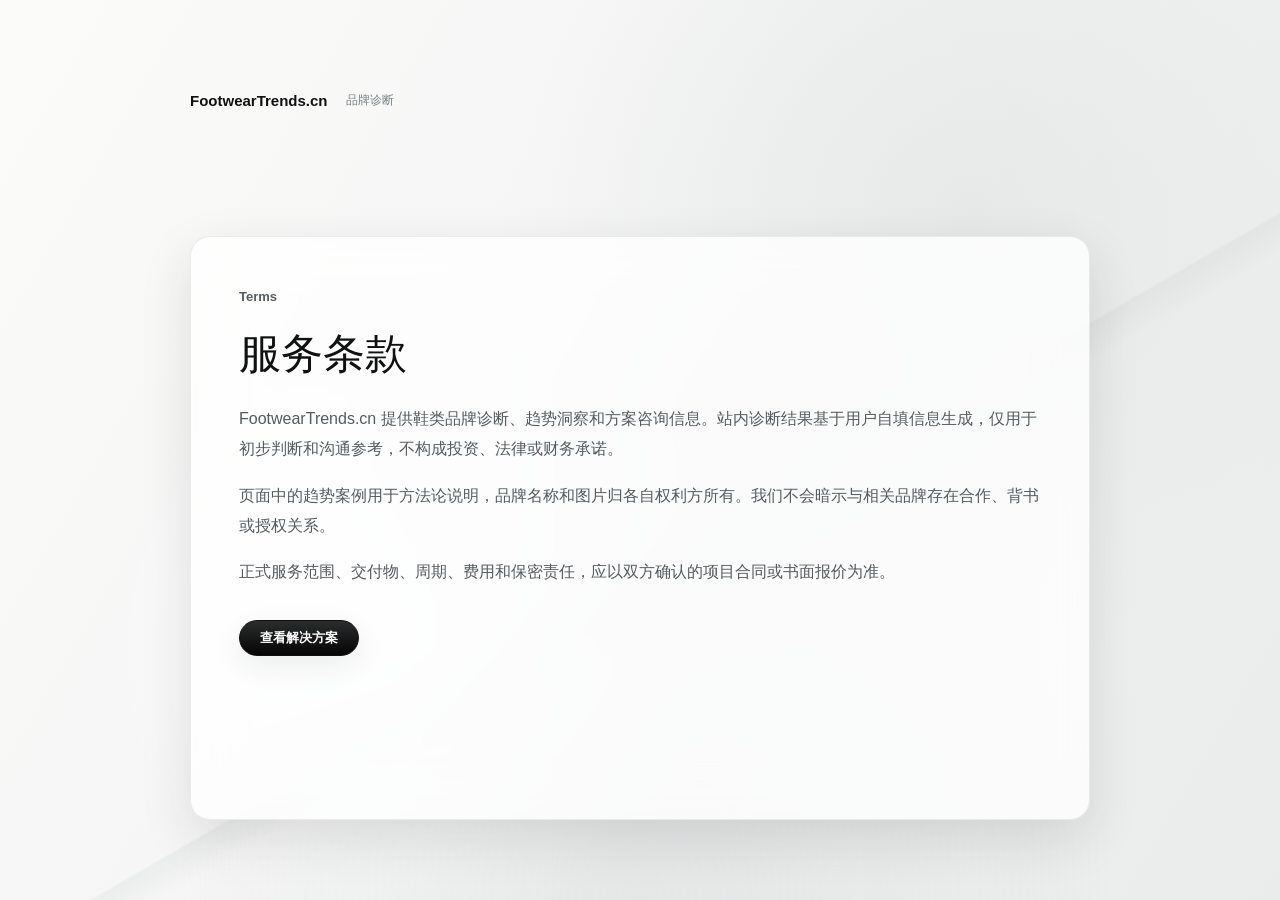
<file: terms.html>
<!doctype html>
<html lang="zh-CN">
  <head>
    <meta charset="utf-8" />
    <meta name="viewport" content="width=device-width, initial-scale=1" />
    <title>服务条款 | FootwearTrends.cn</title>
    <link rel="stylesheet" href="./styles.css" />
  </head>
  <body class="page-legal">
    <main class="legal-shell">
      <a class="brand" href="./index.html">FootwearTrends.cn <span>品牌诊断</span></a>
      <section>
        <p class="kicker">Terms</p>
        <h1>服务条款</h1>
        <p>FootwearTrends.cn 提供鞋类品牌诊断、趋势洞察和方案咨询信息。站内诊断结果基于用户自填信息生成，仅用于初步判断和沟通参考，不构成投资、法律或财务承诺。</p>
        <p>页面中的趋势案例用于方法论说明，品牌名称和图片归各自权利方所有。我们不会暗示与相关品牌存在合作、背书或授权关系。</p>
        <p>正式服务范围、交付物、周期、费用和保密责任，应以双方确认的项目合同或书面报价为准。</p>
        <a class="btn btn-dark" href="./solution.html">查看解决方案</a>
      </section>
    </main>
  </body>
</html>
</file>
<file: styles.css>
:root {
  --bg: #f5f6f5;
  --paper: rgba(255, 255, 255, 0.78);
  --paper-strong: #ffffff;
  --ink: #101111;
  --muted: #71757a;
  --faint: #a7abb0;
  --line: rgba(19, 20, 20, 0.1);
  --line-soft: rgba(19, 20, 20, 0.06);
  --shadow: 0 18px 52px rgba(31, 34, 36, 0.12);
  --soft-shadow: 0 10px 30px rgba(31, 34, 36, 0.08);
  --radius: 18px;
  --serif: "Times New Roman", "Songti SC", "SimSun", serif;
  --sans: -apple-system, BlinkMacSystemFont, "Segoe UI", "PingFang SC", "Microsoft YaHei", Arial, sans-serif;
}

* {
  box-sizing: border-box;
}

html,
body {
  min-height: 100%;
}

@keyframes floatIn {
  from {
    opacity: 0;
    transform: translateY(16px) scale(0.985);
  }
  to {
    opacity: 1;
    transform: translateY(0) scale(1);
  }
}

@keyframes treeBreathe {
  0%, 100% {
    filter: drop-shadow(0 30px 32px rgba(77, 83, 84, 0.14)) brightness(var(--tree-brightness, 1));
  }
  50% {
    filter: drop-shadow(0 38px 42px rgba(77, 83, 84, 0.2)) brightness(calc(var(--tree-brightness, 1) + 0.04));
  }
}

body {
  margin: 0;
  color: var(--ink);
  font-family: var(--sans);
  background:
    radial-gradient(circle at 32% 72%, rgba(255, 255, 255, 0.95), transparent 28%),
    radial-gradient(circle at 76% 24%, rgba(225, 229, 228, 0.68), transparent 38%),
    linear-gradient(120deg, #fbfbfa 0%, #f4f5f4 45%, #e9eceb 100%);
}

body::before {
  position: fixed;
  inset: 0;
  content: "";
  pointer-events: none;
  background:
    linear-gradient(150deg, transparent 0 58%, rgba(168, 176, 178, 0.12) 58.2%, transparent 60.5%),
    radial-gradient(ellipse at 50% 100%, rgba(190, 197, 198, 0.24), transparent 52%);
}

.legal-shell {
  position: relative;
  z-index: 1;
  display: grid;
  gap: 70px;
  width: min(900px, calc(100% - 48px));
  min-height: 100vh;
  margin: 0 auto;
  padding: 34px 0 80px;
}

.legal-shell section {
  padding: 48px;
  border: 1px solid rgba(18, 19, 20, 0.08);
  border-radius: 20px;
  background: rgba(255, 255, 255, 0.78);
  box-shadow: var(--shadow);
  backdrop-filter: blur(24px);
}

.legal-shell h1 {
  margin: 10px 0 22px;
  font-family: var(--serif);
  font-size: 42px;
  font-weight: 500;
}

.legal-shell p {
  margin: 0 0 16px;
  color: #555b5f;
  line-height: 1.9;
}

.legal-shell .btn {
  margin-top: 16px;
}

a {
  color: inherit;
  text-decoration: none;
}

button {
  font: inherit;
}

.brand {
  display: inline-flex;
  gap: 18px;
  align-items: center;
  font-size: 15px;
  font-weight: 800;
  white-space: nowrap;
}

.brand span {
  color: #7d8286;
  font-size: 12px;
  font-weight: 500;
}

.btn {
  display: inline-flex;
  min-height: 36px;
  align-items: center;
  justify-content: center;
  gap: 8px;
  border: 1px solid var(--line);
  border-radius: 999px;
  box-shadow: var(--soft-shadow);
  cursor: pointer;
  font-size: 13px;
  font-weight: 700;
  padding: 0 20px;
  transition: transform 180ms ease, box-shadow 180ms ease, background 180ms ease, border-color 180ms ease;
  user-select: none;
}

.btn:hover {
  transform: translateY(-1px);
  box-shadow: 0 16px 36px rgba(31, 34, 36, 0.12);
}

.btn:active {
  transform: translateY(0) scale(0.98);
}

.btn:disabled {
  cursor: not-allowed;
  opacity: 0.42;
  transform: none;
}

.btn-dark {
  border-color: #111;
  background: linear-gradient(180deg, #2b2c2d, #050505);
  color: #fff;
}

.btn-light {
  background: rgba(255, 255, 255, 0.78);
  color: #1d1f20;
}

.btn-wide {
  min-width: 160px;
  min-height: 44px;
}

.main-nav,
.flow-nav,
.report-nav {
  position: relative;
  z-index: 2;
  display: grid;
  grid-template-columns: 270px 1fr auto;
  gap: 24px;
  align-items: center;
  height: 70px;
}

.center-nav,
.flow-steps {
  display: flex;
  justify-content: center;
  gap: 48px;
  color: #34383b;
  font-size: 13px;
}

.center-nav a {
  border-radius: 999px;
  padding: 7px 14px;
  transition: background 180ms ease, color 180ms ease;
}

.center-nav a.active,
.center-nav a:hover {
  background: rgba(17, 18, 18, 0.06);
  color: #111;
}

.nav-actions,
.report-actions {
  display: flex;
  justify-content: flex-end;
  gap: 12px;
}

/* Home */

.home-shell {
  position: relative;
  z-index: 1;
  display: grid;
  grid-template-rows: auto minmax(0, 1fr) auto;
  width: min(100%, 1920px);
  min-height: 100svh;
  margin: 0 auto;
  padding: 0 58px 18px;
  overflow: hidden;
}

.home-hero {
  position: relative;
  display: grid;
  grid-template-columns: 44% 56%;
  min-height: 0;
  align-items: center;
}

.hero-copy,
.hero-tree,
.capability,
.social-proof,
.dash-card,
.question-card {
  animation: floatIn 700ms cubic-bezier(.2, .8, .2, 1) both;
}

.hero-tree { animation-delay: 90ms; }
.capability:nth-child(2), .dash-card:nth-child(2) { animation-delay: 70ms; }
.capability:nth-child(3), .dash-card:nth-child(3) { animation-delay: 120ms; }
.capability:nth-child(4), .dash-card:nth-child(4) { animation-delay: 170ms; }

.hero-copy {
  position: relative;
  z-index: 3;
  padding-left: 180px;
  transform: translateY(-8px);
}

.kicker {
  margin: 0 0 24px;
  color: #1e2224;
  font-size: 13px;
  font-weight: 600;
}

.kicker span {
  margin-left: 12px;
  color: #85898d;
  font-size: 12px;
  font-weight: 500;
}

.hero-copy h1 {
  margin: 0;
  font-family: var(--serif);
  font-size: clamp(42px, 3vw, 62px);
  font-weight: 500;
  letter-spacing: 0;
  line-height: 1.28;
}

.lead {
  max-width: 500px;
  margin: 28px 0 24px;
  color: #5f6468;
  font-size: 16px;
  line-height: 1.9;
}

.hero-actions {
  display: flex;
  align-items: center;
  gap: 22px;
}

.meta-dot,
.meta-text {
  color: #6d7276;
  font-size: 13px;
}

.meta-dot::before {
  content: "◷";
  margin-right: 8px;
  color: #1d1f20;
}

.meta-line {
  width: 1px;
  height: 12px;
  background: var(--line);
}

.hero-tree {
  position: relative;
  z-index: 1;
  grid-column: 1 / -1;
  grid-row: 1;
  min-height: clamp(410px, calc(100svh - 190px), 650px);
  pointer-events: none;
}

.hero-tree img {
  position: absolute;
  right: -58px;
  bottom: 0;
  width: min(1480px, 78vw);
  height: 100%;
  object-fit: cover;
  object-position: right bottom;
  filter: drop-shadow(0 34px 34px rgba(83, 88, 90, 0.1));
  transition: transform 220ms ease;
}

.hero-copy {
  grid-column: 1;
  grid-row: 1;
}

.home-bottom {
  position: relative;
  z-index: 2;
  display: grid;
  grid-template-columns: repeat(4, minmax(150px, 1fr)) minmax(250px, 1.6fr);
  gap: 0;
  align-items: center;
  min-height: 96px;
  border-top: 1px solid var(--line-soft);
  background: rgba(248, 249, 248, 0.55);
}

.capability {
  display: grid;
  grid-template-columns: 28px 1fr;
  gap: 3px 14px;
  padding: 0 36px;
  border-right: 1px solid var(--line);
}

.capability .icon {
  grid-row: span 2;
  color: #6f777a;
  font-size: 22px;
}

.capability strong,
.social-proof strong {
  font-size: 14px;
}

.capability small,
.social-proof span {
  color: #7a7f83;
  font-size: 12px;
}

.social-proof {
  display: flex;
  justify-content: flex-end;
  align-items: center;
  gap: 16px;
  padding-right: 34px;
}

.avatars {
  display: flex;
}

.avatars i {
  width: 25px;
  height: 25px;
  margin-left: -6px;
  border: 2px solid #fff;
  border-radius: 50%;
  background: linear-gradient(135deg, #d3b28b, #3a4547);
}

.avatars i:nth-child(2) { background: linear-gradient(135deg, #e2d0b8, #1a1d1e); }
.avatars i:nth-child(3) { background: linear-gradient(135deg, #c87d55, #eef1ef); }
.avatars i:nth-child(4) { background: linear-gradient(135deg, #53615d, #f4dfbd); }
.avatars i:nth-child(5) { background: linear-gradient(135deg, #b9c0bb, #222); }
.avatars i:nth-child(6) { background: linear-gradient(135deg, #d98b61, #2f3d43); }

/* Questionnaire */

.diagnosis-shell {
  position: relative;
  z-index: 1;
  min-height: 100vh;
  padding: 0 58px 38px;
  overflow: hidden;
}

.flow-nav {
  grid-template-columns: 260px 1fr 130px;
}

.flow-steps {
  gap: 24px;
  color: #aaaeb2;
  overflow-x: auto;
  padding: 6px 0;
  scrollbar-width: none;
  white-space: nowrap;
}

.flow-steps::-webkit-scrollbar {
  display: none;
}

.flow-steps span {
  position: relative;
}

.flow-steps span::before {
  position: absolute;
  top: 50%;
  left: -18px;
  width: 10px;
  height: 1px;
  content: "";
  background: #c9ccce;
}

.flow-steps span:first-child::before {
  display: none;
}

.flow-steps .active {
  color: #111;
  font-weight: 700;
}

.flow-steps .done {
  color: #4f5558;
}

.flow-steps b {
  margin-right: 8px;
  font-size: 15px;
}

.exit-link {
  color: #34383b;
  font-size: 12px;
  text-align: right;
}

.exit-link::before {
  content: "↻";
  margin-right: 7px;
}

.diagnosis-layout {
  display: grid;
  grid-template-columns: 330px minmax(500px, 1fr) 590px;
  gap: 48px;
  align-items: center;
  min-height: calc(100vh - 96px);
}

.growth-axis {
  padding-left: 30px;
}

.growth-axis h1 {
  margin: 0 0 8px;
  font-family: var(--serif);
  font-size: 32px;
  font-weight: 500;
}

.growth-axis p {
  margin: 0 0 42px;
  color: #4e5356;
  font-size: 13px;
}

.stage-list {
  position: relative;
  display: grid;
  gap: 28px;
  margin: 0;
  padding: 0 0 0 0;
  list-style: none;
}

.stage-list::before {
  position: absolute;
  top: 10px;
  bottom: 18px;
  left: 23px;
  content: "";
  border-left: 1px solid rgba(185, 190, 192, 0.7);
}

.stage-list li {
  position: relative;
  display: grid;
  grid-template-columns: 44px 1fr;
  align-items: start;
  gap: 18px;
  color: #a6aaae;
  cursor: pointer;
  transition: color 180ms ease, transform 180ms ease;
}

.stage-list li:hover {
  color: #111;
  transform: translateX(2px);
}

.stage-list li::after {
  position: absolute;
  top: 8px;
  left: 20px;
  width: 8px;
  height: 8px;
  content: "";
  border-radius: 50%;
  background: #fff;
  box-shadow: 0 0 0 1px #d9dcde;
}

.stage-list b {
  font-size: 22px;
  font-weight: 500;
  text-align: right;
}

.stage-list span {
  display: block;
  font-size: 14px;
  font-weight: 700;
}

.stage-list small {
  display: block;
  margin-top: 4px;
  color: inherit;
  font-size: 11px;
  font-weight: 500;
}

.stage-list .active {
  color: #111;
}

.stage-list .lit {
  color: #6f777a;
}

.stage-list .lit::after {
  background: #fff9df;
  box-shadow: 0 0 0 1px rgba(202, 178, 96, 0.42), 0 0 20px rgba(255, 232, 153, 0.46);
}

.stage-list .active::after {
  width: 18px;
  height: 18px;
  top: 4px;
  left: 15px;
  background: radial-gradient(circle, #fff 0 30%, #fff7dc 32%, rgba(255, 255, 255, 0) 78%);
  box-shadow: 0 0 34px 16px rgba(255, 238, 176, 0.9);
}

.tree-stage-visual {
  position: relative;
  display: grid;
  place-items: center;
  min-height: 610px;
}

.tree-stage-visual img {
  width: 650px;
  max-width: none;
  filter: drop-shadow(0 30px 32px rgba(77, 83, 84, 0.14));
  transform: scale(var(--tree-scale, 1));
  animation: treeBreathe 4.8s ease-in-out infinite;
  transition: transform 450ms cubic-bezier(.2, .8, .2, 1), filter 450ms ease;
}

.tree-stage-visual.is-changing img {
  animation: treeBreathe 4.8s ease-in-out infinite, floatIn 420ms cubic-bezier(.2, .8, .2, 1);
}

.tree-stage-visual.is-changing .glow {
  animation: floatIn 360ms cubic-bezier(.2, .8, .2, 1);
}

.tree-stage-visual .glow {
  position: absolute;
  left: 3%;
  bottom: 22%;
  width: 70px;
  height: 70px;
  border-radius: 50%;
  background: radial-gradient(circle, #fff 0 20%, #fff2be 28%, transparent 70%);
  opacity: 0.9;
  transition: left 420ms cubic-bezier(.2, .8, .2, 1), bottom 420ms cubic-bezier(.2, .8, .2, 1), transform 420ms ease;
}

.page-questionnaire[data-growth-stage="1"] .tree-stage-visual .glow {
  left: 16%;
  bottom: 23%;
}

.page-questionnaire[data-growth-stage="2"] .tree-stage-visual .glow {
  left: 30%;
  bottom: 32%;
}

.page-questionnaire[data-growth-stage="3"] .tree-stage-visual .glow {
  left: 47%;
  bottom: 45%;
}

.page-questionnaire[data-growth-stage="4"] .tree-stage-visual .glow {
  left: 62%;
  bottom: 60%;
}

.page-questionnaire[data-growth-stage="5"] .tree-stage-visual .glow {
  left: 72%;
  bottom: 72%;
  transform: scale(1.18);
}

.tree-hud {
  position: absolute;
  right: 8%;
  bottom: 17%;
  display: grid;
  gap: 2px;
  min-width: 124px;
  padding: 12px 14px;
  border: 1px solid rgba(255, 255, 255, 0.84);
  border-radius: 16px;
  background: rgba(255, 255, 255, 0.52);
  box-shadow: 0 12px 34px rgba(31, 34, 36, 0.08);
  backdrop-filter: blur(18px);
}

.tree-hud strong {
  font-size: 24px;
  letter-spacing: -0.03em;
}

.tree-hud span {
  color: #73787b;
  font-size: 11px;
}

.question-card {
  width: 100%;
  max-width: 590px;
  min-height: 560px;
  padding: 46px 42px 34px;
  border: 1px solid rgba(18, 19, 20, 0.08);
  border-radius: 20px;
  background: rgba(255, 255, 255, 0.82);
  box-shadow: var(--shadow);
  backdrop-filter: blur(28px) saturate(150%);
}

.card-progress {
  height: 4px;
  margin: -12px 0 28px;
  overflow: hidden;
  border-radius: 999px;
  background: rgba(15, 16, 16, 0.06);
}

.card-progress i {
  display: block;
  width: 20%;
  height: 100%;
  border-radius: inherit;
  background: linear-gradient(90deg, #111, #7e8588);
  transition: width 380ms cubic-bezier(.2, .8, .2, 1);
}

.question-eyebrow {
  margin: 0 0 8px;
  color: #8a8f93;
  font-size: 12px;
  font-weight: 700;
  letter-spacing: 0.06em;
}

.question-card h2 {
  margin: 0 0 8px;
  font-size: 21px;
}

.question-card > p {
  margin: 0 0 22px;
  color: #777c80;
  font-size: 13px;
}

.answer-list {
  display: grid;
  gap: 13px;
}

.choice {
  display: grid;
  grid-template-columns: 28px 1fr;
  align-items: center;
  min-height: 66px;
  padding: 0 18px;
  border: 1px solid var(--line);
  border-radius: 10px;
  background: rgba(255, 255, 255, 0.66);
  cursor: pointer;
  transition: transform 180ms ease, box-shadow 180ms ease, border-color 180ms ease, background 180ms ease;
}

.choice.selected {
  border-color: rgba(18, 19, 20, 0.22);
  background: rgba(255, 255, 255, 0.92);
  box-shadow: 0 10px 26px rgba(31, 34, 36, 0.08), inset 0 0 0 1px rgba(255, 255, 255, 0.7);
}

.choice:hover {
  transform: translateY(-1px);
  box-shadow: 0 12px 28px rgba(31, 34, 36, 0.07);
}

.choice input {
  accent-color: #111;
}

.choice strong,
.choice small {
  display: block;
}

.choice strong {
  font-size: 13px;
}

.choice small {
  margin-top: 3px;
  color: #8c9195;
  font-size: 11px;
}

.question-footer {
  display: grid;
  grid-template-columns: 120px 1fr 170px;
  gap: 20px;
  align-items: center;
  margin-top: 38px;
}

.contact-grid {
  display: grid;
  grid-template-columns: 1fr 1fr;
  gap: 12px;
}

.contact-grid label {
  display: grid;
  gap: 7px;
  color: #4c5053;
  font-size: 12px;
  font-weight: 700;
}

.contact-grid label.full {
  grid-column: 1 / -1;
}

.contact-grid input {
  height: 42px;
  padding: 0 13px;
  border: 1px solid var(--line);
  border-radius: 10px;
  background: rgba(255, 255, 255, 0.72);
  color: #111;
  font: inherit;
  outline: none;
}

.contact-grid input:focus {
  border-color: rgba(18, 19, 20, 0.24);
  box-shadow: 0 0 0 4px rgba(18, 19, 20, 0.04);
}

.privacy-choice {
  display: grid;
  grid-template-columns: 22px 1fr;
  gap: 10px;
  align-items: start;
  margin-top: 4px;
  padding: 14px;
  border: 1px solid var(--line);
  border-radius: 10px;
  background: rgba(255, 255, 255, 0.62);
  color: #5d6367;
  font-size: 12px;
  line-height: 1.7;
}

.privacy-choice input {
  margin-top: 4px;
  accent-color: #111;
}

.privacy-choice a {
  text-decoration: underline;
}

.form-message {
  min-height: 18px;
  margin: 2px 0 0;
  color: #9f4d35;
  font-size: 12px;
}

.question-footer span {
  color: #4c5053;
  font-size: 13px;
  text-align: center;
}

.btn-next {
  justify-self: end;
  min-width: 154px;
}

/* Report */

.report-shell {
  position: relative;
  z-index: 1;
  max-width: 1380px;
  min-height: 100vh;
  margin: 0 auto;
  padding: 20px 30px 38px;
}

.report-nav {
  height: 48px;
}

.report-head {
  margin: 24px 0 18px 38px;
}

.report-head h1 {
  margin: 0 0 8px;
  font-family: var(--serif);
  font-size: 38px;
  font-weight: 500;
}

.report-head p,
.report-note {
  color: #8c9195;
  font-size: 12px;
}

.dashboard-grid {
  display: grid;
  grid-template-columns: 1fr 1.25fr 1fr;
  gap: 16px;
}

.dash-card {
  min-height: 220px;
  padding: 28px;
  border: 1px solid rgba(18, 19, 20, 0.08);
  border-radius: 18px;
  background: rgba(255, 255, 255, 0.78);
  box-shadow: var(--soft-shadow);
}

.dash-card h2 {
  margin: 0 0 26px;
  font-size: 15px;
}

.score-row {
  display: flex;
  align-items: center;
  gap: 4px;
}

.score-row strong {
  font-size: 74px;
  font-weight: 500;
  letter-spacing: -0.03em;
}

.score-row span {
  align-self: flex-end;
  margin-bottom: 16px;
  color: #4e5356;
  font-size: 24px;
}

.score-row em {
  display: grid;
  width: 58px;
  height: 58px;
  margin-left: auto;
  place-items: center;
  border-radius: 50%;
  background: #e6f4e9;
  color: #2a8b43;
  font-size: 22px;
  font-style: normal;
  font-weight: 800;
}

.score-card h3 {
  margin: 22px 0 6px;
  font-size: 16px;
}

.score-card p {
  margin: 0;
  color: #8a8f93;
  font-size: 14px;
}

.radar-wrap {
  display: grid;
  grid-template-columns: 1fr 190px;
  align-items: center;
  gap: 20px;
}

.radar-wrap svg {
  width: 100%;
  max-width: 260px;
}

.radar-wrap .grid,
.radar-wrap line {
  fill: none;
  stroke: rgba(99, 105, 101, 0.22);
}

.radar-fill {
  fill: rgba(113, 124, 114, 0.34);
  stroke: rgba(79, 87, 79, 0.55);
}

.radar-wrap ul {
  display: grid;
  gap: 13px;
  margin: 0;
  padding: 0;
  list-style: none;
}

.radar-wrap li {
  display: flex;
  justify-content: space-between;
  color: #6d7276;
  font-size: 13px;
}

.radar-wrap li::before {
  width: 9px;
  height: 9px;
  margin-top: 5px;
  margin-right: 8px;
  content: "";
  border-radius: 50%;
  background: #dfe7df;
}

.risk-card {
  display: grid;
  align-content: start;
}

.risk-row {
  display: grid;
  grid-template-columns: 34px 1fr;
  gap: 12px;
  margin-bottom: 18px;
}

.risk-row i {
  display: grid;
  width: 28px;
  height: 28px;
  place-items: center;
  border-radius: 7px;
  font-size: 12px;
  font-style: normal;
  font-weight: 800;
}

.risk-mid { background: #ffe5df; color: #dd664e; }
.risk-low { background: #fff0dd; color: #c58535; }
.risk-good { background: #e5f3e9; color: #3a9658; }

.risk-row strong,
.risk-row small {
  display: block;
}

.risk-row strong {
  font-size: 14px;
}

.risk-row small {
  margin-top: 4px;
  color: #8c9195;
  font-size: 12px;
}

.stage-card {
  grid-column: span 1;
  min-height: 220px;
}

.solution-card {
  grid-column: span 2;
}

.stage-compare {
  display: grid;
  grid-template-columns: 1fr 40px 1fr;
  align-items: center;
  margin-bottom: 30px;
}

.stage-compare small,
.stage-compare strong {
  display: block;
}

.stage-compare small {
  color: #8c9195;
  font-size: 12px;
}

.stage-compare strong {
  margin-top: 7px;
  font-size: 16px;
}

.stage-compare > b {
  color: #bdc1c3;
  font-size: 42px;
  font-weight: 400;
}

.stage-track {
  display: flex;
  justify-content: space-between;
  height: 2px;
  margin: 0 18px 24px;
  background: #d9ddde;
}

.stage-track i {
  width: 14px;
  height: 14px;
  margin-top: -6px;
  border-radius: 50%;
  background: #c5cacc;
  box-shadow: 0 0 0 4px #f2f3f2;
}

.stage-track i:nth-child(-n + 2) {
  background: #80878a;
}

.stage-track i.active {
  background: #111;
  box-shadow: 0 0 0 5px #f2f3f2, 0 0 22px rgba(17, 17, 17, 0.16);
}

.stage-card p {
  color: #7d8286;
  font-size: 13px;
}

.solution-content {
  display: grid;
  grid-template-columns: 260px 1fr;
  gap: 34px;
  align-items: center;
}

.solution-visual {
  height: 140px;
  border-radius: 12px;
  background:
    linear-gradient(135deg, transparent 0 45%, rgba(255,255,255,.55) 45% 50%, transparent 50%),
    radial-gradient(circle at 80% 20%, #fff, transparent 42%),
    linear-gradient(140deg, #dfe1df, #f8f8f6);
  box-shadow: inset 0 0 0 1px rgba(255,255,255,.7);
}

.solution-content h3 {
  margin: 0 0 10px;
  font-size: 18px;
}

.solution-content p {
  margin: 0 0 10px;
  color: #62676b;
}

.solution-content small {
  display: block;
  margin-bottom: 22px;
  color: #8c9195;
}

.report-note {
  margin: 26px 0 0;
  text-align: center;
}

/* Solution */

.solution-shell {
  position: relative;
  z-index: 1;
  width: min(1600px, calc(100% - 96px));
  min-height: 100vh;
  margin: 28px auto;
  padding: 0 46px 34px;
  overflow: hidden;
  border: 1px solid rgba(255, 255, 255, 0.86);
  background:
    radial-gradient(circle at 78% 16%, rgba(255, 255, 255, 0.98), transparent 34%),
    linear-gradient(112deg, rgba(255, 255, 255, 0.92), rgba(239, 241, 241, 0.78));
  box-shadow: 0 24px 70px rgba(31, 34, 36, 0.16);
}

.solution-shell::before {
  position: absolute;
  inset: 135px -80px auto -80px;
  height: 310px;
  content: "";
  background:
    radial-gradient(ellipse at 28% 100%, rgba(255,255,255,.72), transparent 58%),
    linear-gradient(155deg, transparent 0 38%, rgba(211, 216, 218, 0.22) 38.5% 42%, transparent 42.5%),
    linear-gradient(170deg, transparent 0 48%, rgba(214, 219, 220, 0.2) 48.4% 52%, transparent 52.4%);
  pointer-events: none;
}

.solution-hero {
  position: relative;
  display: grid;
  grid-template-columns: minmax(430px, 0.95fr) minmax(650px, 1.35fr);
  align-items: center;
  min-height: 390px;
  padding: 20px 38px 0 352px;
}

.solution-copy {
  position: relative;
  z-index: 2;
  animation: floatIn 700ms cubic-bezier(.2, .8, .2, 1) both;
}

.solution-copy h1 {
  margin: 0;
  font-family: var(--serif);
  font-size: 46px;
  font-weight: 500;
  line-height: 1.28;
}

.solution-copy .lead {
  max-width: 545px;
  margin-top: 26px;
  font-size: 14px;
  line-height: 2;
}

.solution-tree {
  position: relative;
  min-height: 390px;
  animation: floatIn 760ms cubic-bezier(.2, .8, .2, 1) 80ms both;
}

.solution-tree .orbit {
  position: absolute;
  right: 190px;
  top: 20px;
  width: 320px;
  height: 320px;
  border: 12px solid rgba(196, 201, 202, 0.42);
  border-radius: 50%;
}

.solution-tree .mountain {
  position: absolute;
  left: 65px;
  bottom: 76px;
  width: 210px;
  height: 160px;
  clip-path: polygon(45% 0, 75% 100%, 0 100%);
  background: linear-gradient(140deg, #d8dcda, #fff 48%, #cbd0cf);
  filter: drop-shadow(0 14px 20px rgba(31, 34, 36, 0.08));
}

.solution-tree img {
  position: absolute;
  right: 28px;
  bottom: 18px;
  width: 700px;
  filter: drop-shadow(0 32px 34px rgba(77, 83, 84, 0.16));
}

.package-section {
  position: relative;
  z-index: 2;
  padding: 0 0 0;
}

.section-title-row {
  display: flex;
  align-items: baseline;
  gap: 24px;
  margin: 12px 0 18px;
  padding-left: 52px;
}

.section-title-row h2 {
  margin: 0;
  font-family: var(--serif);
  font-size: 25px;
  font-weight: 500;
}

.section-title-row p {
  margin: 0;
  color: #797f83;
  font-size: 13px;
}

.package-grid {
  display: grid;
  grid-template-columns: repeat(6, minmax(0, 1fr));
  gap: 16px;
}

.package-card {
  min-height: 420px;
  padding: 18px 18px 22px;
  border: 1px solid rgba(18, 19, 20, 0.08);
  border-radius: 16px;
  background: rgba(255, 255, 255, 0.78);
  box-shadow: var(--soft-shadow);
  animation: floatIn 620ms cubic-bezier(.2, .8, .2, 1) both;
  transition: transform 180ms ease, box-shadow 180ms ease, background 180ms ease;
}

.package-card:nth-child(2) { animation-delay: 40ms; }
.package-card:nth-child(3) { animation-delay: 80ms; }
.package-card:nth-child(4) { animation-delay: 120ms; }
.package-card:nth-child(5) { animation-delay: 160ms; }
.package-card:nth-child(6) { animation-delay: 200ms; }

.package-card:hover,
.package-card.is-selected {
  transform: translateY(-5px);
  background: rgba(255, 255, 255, 0.94);
  box-shadow: 0 24px 52px rgba(31, 34, 36, 0.14);
}

.package-card.featured {
  border-color: rgba(17, 18, 18, 0.14);
}

.package-card img {
  display: block;
  width: 100%;
  height: 104px;
  object-fit: contain;
  margin: 0 auto 10px;
  filter: saturate(0.82) brightness(1.04);
}

.package-card small {
  color: #6f7579;
  font-size: 12px;
}

.package-card h3 {
  min-height: 56px;
  margin: 4px 0 10px;
  font-family: var(--serif);
  font-size: 22px;
  font-weight: 500;
  line-height: 1.18;
}

.package-card p {
  min-height: 54px;
  margin: 0 0 12px;
  color: #6c7276;
  font-size: 13px;
  line-height: 1.75;
}

.package-card dl {
  min-height: 132px;
  margin: 0 0 16px;
  color: #45494c;
  font-size: 12px;
}

.package-card dt {
  margin-top: 8px;
  color: #111;
  font-weight: 700;
}

.package-card dd {
  margin: 6px 0 0;
  color: #61676b;
}

.package-card dd::before {
  content: "·";
  margin-right: 6px;
  color: #111;
}

.package-card .btn {
  width: 100%;
  box-shadow: none;
}

.chooser-panel {
  display: grid;
  grid-template-columns: 340px 1fr;
  gap: 34px;
  align-items: center;
  margin-top: 32px;
  padding: 28px 34px;
  border: 1px solid rgba(255, 255, 255, 0.82);
  border-radius: 16px;
  background: rgba(255, 255, 255, 0.72);
  box-shadow: var(--soft-shadow);
}

.chooser-panel h2 {
  margin: 0 0 14px;
  font-family: var(--serif);
  font-size: 25px;
  font-weight: 500;
}

.chooser-panel p {
  margin: 0;
  color: #7a7f83;
  font-size: 13px;
  line-height: 1.9;
}

.chooser-steps {
  display: grid;
  grid-template-columns: repeat(4, 1fr);
  gap: 54px;
  margin: 0;
  padding: 0;
  list-style: none;
}

.chooser-steps li {
  position: relative;
  display: grid;
  grid-template-columns: 38px 1fr;
  gap: 14px;
  min-height: 82px;
  align-items: center;
  padding: 16px;
  border: 1px solid var(--line-soft);
  border-radius: 14px;
  background: rgba(255, 255, 255, 0.56);
}

.chooser-steps li:not(:last-child)::after {
  position: absolute;
  right: -38px;
  top: 50%;
  content: "›";
  color: #c4c8ca;
  font-size: 32px;
  transform: translateY(-50%);
}

.chooser-steps b {
  color: #b0b4b7;
  font-size: 18px;
  font-weight: 500;
}

.chooser-steps span,
.chooser-steps small {
  display: block;
}

.chooser-steps span {
  font-size: 13px;
  font-weight: 800;
}

.chooser-steps small {
  margin-top: 6px;
  color: #7f8589;
  font-size: 11px;
  font-weight: 500;
}

.solution-cta {
  display: flex;
  justify-content: center;
  align-items: center;
  gap: 28px;
  margin-top: 20px;
  color: #808589;
  font-size: 13px;
}

/* Insights */

.insights-shell {
  position: relative;
  z-index: 1;
  width: min(100%, 1920px);
  min-height: 100vh;
  margin: 0 auto;
  overflow: hidden;
  background:
    radial-gradient(circle at 78% 10%, rgba(255,255,255,.96), transparent 34%),
    linear-gradient(115deg, rgba(255,255,255,.94), rgba(241,243,243,.74));
}

.insights-shell .main-nav {
  padding: 0 50px;
}

.insights-hero {
  position: relative;
  display: grid;
  grid-template-columns: minmax(520px, 0.78fr) minmax(760px, 1.22fr);
  align-items: center;
  min-height: 420px;
  padding: 20px 72px 0 226px;
}

.insights-hero::after {
  position: absolute;
  right: -70px;
  bottom: 0;
  left: -70px;
  height: 230px;
  content: "";
  background:
    radial-gradient(ellipse at 72% 82%, rgba(255,255,255,.9), transparent 48%),
    linear-gradient(158deg, transparent 0 42%, rgba(214,219,220,.22) 42.3% 45%, transparent 45.4%),
    linear-gradient(170deg, transparent 0 58%, rgba(189,196,198,.18) 58.3% 60.5%, transparent 61%);
  pointer-events: none;
}

.insights-copy {
  position: relative;
  z-index: 2;
  animation: floatIn 700ms cubic-bezier(.2,.8,.2,1) both;
}

.insight-pill {
  display: inline-flex;
  gap: 10px;
  align-items: center;
  margin: 0 0 26px;
  padding: 5px 14px;
  border: 1px solid var(--line);
  border-radius: 999px;
  background: rgba(255,255,255,.62);
  box-shadow: inset 0 0 0 1px rgba(255,255,255,.6);
  color: #2d3235;
  font-size: 13px;
}

.insight-pill span {
  color: #6f7579;
}

.insights-copy h1 {
  margin: 0;
  font-family: var(--serif);
  font-size: 52px;
  font-weight: 500;
  line-height: 1.18;
}

.insight-meta {
  display: flex;
  gap: 28px;
  margin-top: 34px;
  color: #6f7579;
  font-size: 13px;
}

.insight-meta span::before {
  content: "⊙";
  margin-right: 8px;
  color: #1d1f20;
}

.insights-stage {
  position: relative;
  z-index: 2;
  min-height: 390px;
  animation: floatIn 760ms cubic-bezier(.2,.8,.2,1) 80ms both;
}

.insights-stage::before {
  position: absolute;
  right: 40px;
  top: -60px;
  width: 500px;
  height: 500px;
  content: "";
  border: 16px solid rgba(206, 211, 212, 0.34);
  border-radius: 50%;
}

.insights-stage::after {
  position: absolute;
  right: 26px;
  bottom: 18px;
  width: 790px;
  height: 82px;
  content: "";
  border-radius: 50%;
  background: linear-gradient(180deg, rgba(255,255,255,.7), rgba(209,214,214,.62));
  box-shadow: 0 18px 30px rgba(31,34,36,.12), inset 0 -4px 0 rgba(174,145,82,.4);
}

.insights-stage > img {
  position: absolute;
  right: 185px;
  bottom: 48px;
  z-index: 2;
  width: 610px;
  filter: drop-shadow(0 30px 34px rgba(77,83,84,.14));
}

.floating-card {
  position: absolute;
  z-index: 3;
  width: 150px;
  min-height: 132px;
  padding: 18px;
  border: 1px solid rgba(255,255,255,.82);
  border-radius: 14px;
  background: rgba(255,255,255,.5);
  box-shadow: var(--soft-shadow);
  backdrop-filter: blur(18px);
  color: #45494c;
}

.floating-card b,
.floating-card small {
  display: block;
}

.floating-card b {
  font-size: 12px;
}

.floating-card small {
  margin-top: 42px;
  color: #8c9195;
  font-size: 11px;
}

.card-a { left: 12px; bottom: 54px; }
.card-b { left: 210px; bottom: 72px; }
.card-c { right: 62px; bottom: 70px; }

.weekly-section,
.why-section,
.opportunity-map,
.trend-observe {
  position: relative;
  z-index: 3;
  padding: 20px 68px 0;
}

.weekly-section {
  border-top: 1px solid var(--line-soft);
  background: rgba(255,255,255,.54);
}

.insight-row-title {
  display: flex;
  justify-content: space-between;
  align-items: center;
  margin-bottom: 18px;
}

.insight-row-title h2,
.why-section h2,
.opportunity-map h2 {
  margin: 0;
  font-family: var(--serif);
  font-size: 25px;
  font-weight: 500;
}

.insight-row-title a {
  color: #6b7074;
  font-size: 13px;
}

.brand-burst-grid {
  display: grid;
  grid-template-columns: repeat(4, minmax(0, 1fr));
  gap: 22px;
}

.burst-card {
  display: grid;
  grid-template-columns: 140px 1fr 46px;
  gap: 18px;
  align-items: center;
  min-height: 120px;
  padding: 20px;
  border: 1px solid rgba(18,19,20,.08);
  border-radius: 14px;
  background: rgba(255,255,255,.74);
  box-shadow: var(--soft-shadow);
  animation: floatIn 620ms cubic-bezier(.2,.8,.2,1) both;
}

.burst-card img {
  width: 130px;
  height: 72px;
  object-fit: contain;
  filter: saturate(.82) brightness(1.04);
}

.burst-card h3 {
  margin: 0;
  font-family: var(--serif);
  font-size: 23px;
  letter-spacing: .04em;
}

.burst-card p {
  margin: 2px 0 5px;
  color: #404548;
  font-size: 14px;
}

.burst-card small {
  color: #73787b;
  font-size: 12px;
  line-height: 1.5;
}

.burst-card > b {
  display: grid;
  width: 40px;
  height: 40px;
  place-items: center;
  border-radius: 50%;
  background: #f4ead8;
  color: #b47b20;
  font-size: 24px;
  font-weight: 500;
}

.why-grid {
  display: grid;
  grid-template-columns: repeat(3, minmax(0, 1fr));
  gap: 24px;
  margin-top: 16px;
}

.why-card {
  display: grid;
  grid-template-columns: 92px 1fr;
  align-items: center;
  min-height: 98px;
  padding: 18px 26px;
  border: 1px solid rgba(18,19,20,.08);
  border-radius: 14px;
  background: rgba(255,255,255,.7);
  box-shadow: var(--soft-shadow);
}

.why-card i {
  display: grid;
  width: 58px;
  height: 58px;
  place-items: center;
  border-radius: 50%;
  background: #f0f1f1;
  color: #2d3235;
  font-size: 28px;
  font-style: normal;
}

.why-card h3,
.why-card p {
  margin: 0;
}

.why-card h3 {
  font-size: 16px;
}

.why-card p {
  margin-top: 6px;
  color: #777c80;
  font-size: 13px;
}

.map-grid {
  display: grid;
  grid-template-columns: repeat(3, minmax(0, 1fr));
  gap: 24px;
  margin-top: 16px;
}

.map-card {
  min-height: 150px;
  padding: 22px 28px;
  border: 1px solid rgba(18,19,20,.08);
  border-radius: 14px;
  background: rgba(255,255,255,.68);
  box-shadow: var(--soft-shadow);
}

.map-card h3 {
  margin: 0 0 16px;
  font-size: 17px;
}

.map-card h3 span {
  margin-left: 8px;
  color: #b99042;
}

.map-card ul {
  display: grid;
  gap: 9px;
  margin: 0;
  padding-left: 18px;
  color: #383d40;
  font-size: 13px;
}

.observe-grid {
  display: grid;
  grid-template-columns: repeat(3, minmax(0, 1fr));
  gap: 24px;
  padding-bottom: 42px;
}

.observe-card {
  display: grid;
  grid-template-columns: 150px 1fr;
  gap: 18px;
  align-items: center;
  min-height: 132px;
  padding: 20px;
  border: 1px solid rgba(18,19,20,.08);
  border-radius: 14px;
  background: rgba(255,255,255,.7);
  box-shadow: var(--soft-shadow);
}

.observe-card img {
  width: 145px;
  height: 82px;
  object-fit: contain;
}

.observe-card h3,
.observe-card p {
  margin: 0;
}

.observe-card p {
  margin-top: 8px;
  color: #777c80;
  font-size: 13px;
  line-height: 1.7;
}

/* About */

.about-shell {
  position: relative;
  z-index: 1;
  width: min(100%, 1920px);
  min-height: 100vh;
  margin: 0 auto;
  overflow: hidden;
  background:
    radial-gradient(circle at 74% 12%, rgba(255,255,255,.98), transparent 34%),
    linear-gradient(115deg, rgba(255,255,255,.94), rgba(240,242,242,.76));
}

.about-shell .main-nav {
  padding: 0 50px;
}

.about-hero {
  position: relative;
  display: grid;
  grid-template-columns: minmax(560px, 0.88fr) minmax(720px, 1.12fr);
  align-items: center;
  min-height: 360px;
  padding: 8px 72px 0 262px;
}

.about-hero::after {
  position: absolute;
  right: -80px;
  bottom: 0;
  left: -80px;
  height: 190px;
  content: "";
  background:
    radial-gradient(ellipse at 67% 98%, rgba(255,255,255,.9), transparent 48%),
    linear-gradient(165deg, transparent 0 38%, rgba(214,219,220,.2) 38.2% 41%, transparent 41.4%);
  pointer-events: none;
}

.about-copy {
  position: relative;
  z-index: 2;
  animation: floatIn 700ms cubic-bezier(.2,.8,.2,1) both;
}

.about-copy h1 {
  margin: 0;
  font-family: var(--serif);
  font-size: 48px;
  font-weight: 500;
  line-height: 1.28;
}

.about-copy .lead {
  max-width: 610px;
  font-size: 14px;
  line-height: 2;
}

.about-tree {
  position: relative;
  min-height: 350px;
  animation: floatIn 760ms cubic-bezier(.2,.8,.2,1) 80ms both;
}

.about-tree .orbit {
  position: absolute;
  right: 6px;
  top: -86px;
  width: 520px;
  height: 520px;
  border: 16px solid rgba(206, 211, 212, 0.34);
  border-radius: 50%;
}

.about-tree img {
  position: absolute;
  right: 12px;
  bottom: 20px;
  width: 790px;
  filter: drop-shadow(0 32px 34px rgba(77,83,84,.14));
}

.about-card-row,
.experience-panel,
.method-panel,
.contact-panel {
  position: relative;
  z-index: 3;
  width: calc(100% - 76px);
  margin: 16px auto 0;
  padding: 24px 36px;
  border: 1px solid rgba(255,255,255,.86);
  border-radius: 14px;
  background: rgba(255,255,255,.68);
  box-shadow: var(--soft-shadow);
}

.about-card-row {
  display: grid;
  grid-template-columns: 1.25fr 0.75fr;
  gap: 38px;
}

.section-title-row.compact {
  margin: 0 0 18px;
  padding-left: 0;
}

.team-grid {
  display: grid;
  grid-template-columns: repeat(4, minmax(0, 1fr));
  gap: 18px;
}

.member-card {
  min-height: 170px;
  padding: 20px;
  border: 1px solid rgba(18,19,20,.06);
  border-radius: 12px;
  background: rgba(255,255,255,.62);
}

.member-card i {
  display: block;
  width: 56px;
  height: 56px;
  margin-bottom: 12px;
  border: 3px solid #fff;
  border-radius: 50%;
  background: linear-gradient(135deg, #e3d5c6, #2f3638);
  box-shadow: var(--soft-shadow);
}

.member-card:nth-child(2) i { background: linear-gradient(135deg, #d8dde0, #171a1c); }
.member-card:nth-child(3) i { background: linear-gradient(135deg, #e8d8c4, #646b6d); }
.member-card:nth-child(4) i { background: linear-gradient(135deg, #bfc7c4, #101214); }

.member-card h3,
.member-card p,
.member-card small {
  margin: 0;
}

.member-card h3 {
  font-size: 17px;
}

.member-card small {
  display: block;
  margin: 4px 0 14px;
  color: #666c70;
  font-size: 12px;
}

.member-card p {
  color: #7a7f83;
  font-size: 12px;
  line-height: 1.8;
}

.mission-grid {
  display: grid;
  grid-template-columns: repeat(3, minmax(0, 1fr));
  gap: 18px;
}

.mission-grid article {
  min-height: 170px;
  padding: 24px;
  border: 1px solid rgba(18,19,20,.06);
  border-radius: 12px;
  background: rgba(255,255,255,.58);
}

.mission-grid i {
  display: grid;
  width: 50px;
  height: 50px;
  place-items: center;
  margin-bottom: 20px;
  border-radius: 50%;
  background: #f4f1ec;
  color: #95753f;
  font-style: normal;
  font-size: 24px;
}

.mission-grid h3,
.mission-grid p {
  margin: 0;
}

.mission-grid p {
  margin-top: 10px;
  color: #777c80;
  font-size: 13px;
  line-height: 1.75;
}

.experience-panel > h2,
.method-panel > h2,
.contact-panel > h2 {
  margin: 0;
  font-family: var(--serif);
  font-size: 25px;
  font-weight: 500;
}

.experience-panel > p,
.method-panel > p,
.contact-panel > p {
  margin: 6px 0 20px;
  color: #777c80;
  font-size: 13px;
}

.experience-line {
  display: grid;
  grid-template-columns: repeat(5, minmax(0, 1fr));
  gap: 30px;
  position: relative;
}

.experience-line::before {
  position: absolute;
  top: 17px;
  right: 18px;
  left: 18px;
  height: 1px;
  content: "";
  background: linear-gradient(90deg, #c9b27e, #b8bec0);
}

.experience-line article {
  position: relative;
  padding-top: 36px;
}

.experience-line b {
  position: absolute;
  top: 0;
  color: #b3955d;
  font-size: 18px;
  font-weight: 500;
}

.experience-line h3,
.experience-line p {
  margin: 0;
}

.experience-line h3 {
  font-size: 15px;
}

.experience-line p {
  margin-top: 8px;
  color: #777c80;
  font-size: 12px;
  line-height: 1.75;
}

.method-flow {
  display: grid;
  grid-template-columns: repeat(5, minmax(0, 1fr));
  gap: 44px;
  align-items: center;
}

.method-flow article {
  position: relative;
  display: grid;
  grid-template-columns: 34px 1fr 110px;
  gap: 12px;
  align-items: center;
  min-height: 92px;
  padding: 16px;
  border: 1px solid var(--line-soft);
  border-radius: 12px;
  background: rgba(255,255,255,.6);
}

.method-flow article:not(:last-child)::after {
  position: absolute;
  right: -31px;
  top: 50%;
  content: "›";
  color: #c5c9ca;
  font-size: 34px;
  transform: translateY(-50%);
}

.method-flow b {
  color: #b3955d;
  font-weight: 500;
}

.method-flow span,
.method-flow small {
  display: block;
}

.method-flow span {
  font-size: 14px;
  font-weight: 800;
}

.method-flow small {
  margin-top: 4px;
  color: #777c80;
  font-size: 11px;
  line-height: 1.5;
}

.method-flow article::before {
  content: "";
  width: 105px;
  height: 62px;
  border-radius: 50%;
  background: radial-gradient(circle, #fff, #e4e6e5);
}

.contact-grid {
  display: grid;
  grid-template-columns: 1fr 1.2fr 1fr 1.8fr;
  gap: 26px;
}

.contact-grid article {
  position: relative;
  min-height: 122px;
  padding: 24px;
  border: 1px solid rgba(18,19,20,.06);
  border-radius: 12px;
  background: rgba(255,255,255,.62);
}

.contact-grid i {
  color: #25282a;
  font-style: normal;
  font-size: 26px;
}

.contact-grid h3,
.contact-grid p {
  margin: 10px 0 0;
}

.contact-grid p {
  color: #777c80;
  font-size: 13px;
  line-height: 1.8;
}

.qr {
  position: absolute;
  right: 24px;
  top: 28px;
  display: grid;
  width: 76px;
  height: 76px;
  place-items: center;
  border: 6px solid #111;
  background: repeating-linear-gradient(45deg, #111 0 4px, #fff 4px 8px);
  color: transparent;
}

.contact-cta {
  display: grid;
  grid-template-columns: 1fr 190px;
  gap: 18px;
  overflow: hidden;
  background: linear-gradient(120deg, rgba(255,255,255,.7), rgba(226,229,228,.8));
}

.contact-cta img {
  align-self: end;
  width: 220px;
  transform: translateY(18px);
}

.site-footer {
  display: grid;
  grid-template-columns: 280px 1fr auto;
  gap: 24px;
  align-items: center;
  width: calc(100% - 76px);
  margin: 22px auto 28px;
  color: #777c80;
  font-size: 13px;
}

.site-footer nav {
  display: flex;
  justify-content: center;
  gap: 42px;
}

.site-footer small {
  white-space: nowrap;
}

/* Insights V2 */

.page-insights-v2 {
  background: #f4f4f2;
}

.page-insights-v2::before {
  background:
    radial-gradient(circle at 18% 28%, rgba(255,255,255,.88), transparent 34%),
    radial-gradient(circle at 82% 8%, rgba(25,27,27,.38), transparent 30%),
    linear-gradient(180deg, rgba(255,255,255,.65), transparent);
}

.insights-v2-shell {
  position: relative;
  z-index: 1;
  width: min(100%, 1920px);
  margin: 0 auto;
  overflow: hidden;
  color: #101112;
}

.insights-v2-nav {
  position: relative;
  z-index: 5;
  display: grid;
  grid-template-columns: 210px 1fr 170px;
  align-items: center;
  height: 78px;
  padding: 0 78px;
}

.growth-logo {
  display: inline-grid;
  grid-template-columns: 38px 1fr;
  gap: 10px;
  align-items: center;
  font-size: 12px;
  font-weight: 900;
  line-height: 1.05;
  letter-spacing: .05em;
}

.logo-mark {
  display: grid;
  width: 32px;
  height: 32px;
  place-items: center;
  font-size: 27px;
}

.insights-v2-nav nav {
  display: flex;
  justify-content: center;
  gap: 60px;
  font-size: 14px;
}

.insights-v2-nav nav a {
  position: relative;
  padding: 10px 0;
}

.insights-v2-nav nav a.active::after {
  position: absolute;
  right: 8px;
  bottom: 0;
  left: 8px;
  height: 2px;
  content: "";
  background: #111;
}

.insights-v2-hero {
  position: relative;
  display: grid;
  grid-template-columns: minmax(520px, .8fr) minmax(760px, 1.2fr);
  min-height: 560px;
  align-items: center;
  padding: 20px 80px 58px 90px;
}

.insights-v2-hero::after {
  position: absolute;
  right: 0;
  bottom: 0;
  left: 0;
  height: 145px;
  content: "";
  background: linear-gradient(180deg, transparent, rgba(255,255,255,.68));
}

.insights-v2-copy {
  position: relative;
  z-index: 3;
  max-width: 590px;
  animation: floatIn 700ms cubic-bezier(.2,.8,.2,1) both;
}

.mini-pill {
  display: inline-flex;
  margin: 0 0 34px;
  padding: 9px 18px;
  border: 1px solid rgba(18,19,20,.12);
  border-radius: 999px;
  background: rgba(255,255,255,.58);
  color: #2d3133;
  font-size: 14px;
  box-shadow: inset 0 0 0 1px rgba(255,255,255,.7);
}

.insights-v2-copy h1 {
  margin: 0;
  font-family: var(--sans);
  font-size: 78px;
  font-weight: 900;
  letter-spacing: -0.06em;
  line-height: .95;
}

.insights-v2-copy h2 {
  margin: 22px 0 0;
  font-size: 38px;
  letter-spacing: .02em;
}

.insights-v2-copy p:not(.mini-pill) {
  max-width: 520px;
  margin: 28px 0 34px;
  color: #4b5053;
  font-size: 17px;
  line-height: 1.9;
}

.shoe-stage {
  position: relative;
  z-index: 2;
  min-height: 500px;
  overflow: visible;
}

.shoe-stage::before {
  position: absolute;
  inset: -120px -80px 0 60px;
  content: "";
  background:
    radial-gradient(circle at 65% 18%, rgba(255,255,255,.42), transparent 26%),
    radial-gradient(circle at 77% 35%, rgba(0,0,0,.52), transparent 52%);
  filter: blur(4px);
}

.light-ring {
  position: absolute;
  left: 180px;
  top: -10px;
  width: 380px;
  height: 520px;
  border: 10px solid rgba(255,255,255,.82);
  border-right-color: rgba(255,255,255,.18);
  border-radius: 50%;
  transform: rotate(12deg);
  filter: drop-shadow(0 0 24px rgba(255,255,255,.7));
}

.rock {
  position: absolute;
  bottom: 0;
  background: linear-gradient(135deg, #343635, #101111 55%, #5a5a56);
  clip-path: polygon(14% 100%, 28% 38%, 46% 20%, 66% 42%, 86% 8%, 100% 100%);
  filter: drop-shadow(0 28px 40px rgba(0,0,0,.35));
}

.rock-a {
  right: 118px;
  width: 520px;
  height: 210px;
}

.rock-b {
  right: -90px;
  width: 360px;
  height: 310px;
  opacity: .8;
}

.hero-shoe,
.shoe-thumb,
.shoe-mini {
  position: relative;
  display: block;
}

.hero-shoe {
  position: absolute;
  right: 210px;
  top: 130px;
  width: 480px;
  height: 210px;
  transform: rotate(-13deg);
  filter: drop-shadow(0 36px 32px rgba(0,0,0,.34));
}

.hero-shoe-img {
  position: absolute;
  right: 76px;
  bottom: -8px;
  width: min(760px, 94%);
  height: auto;
  filter: drop-shadow(0 38px 34px rgba(0,0,0,.32));
  transform: rotate(-1deg);
}

.hero-shoe::before,
.shoe-thumb::before,
.shoe-mini::before {
  position: absolute;
  content: "";
  border-radius: 56% 42% 36% 50% / 58% 60% 35% 38%;
  background:
    linear-gradient(160deg, rgba(255,255,255,.28), transparent 32%),
    linear-gradient(180deg, #9a9b96, #3f4240 58%, #1f2221);
}

.hero-shoe::before {
  inset: 34px 20px 50px 24px;
}

.hero-shoe::after,
.shoe-thumb::after,
.shoe-mini::after {
  position: absolute;
  content: "";
  border-radius: 999px;
  background: repeating-linear-gradient(90deg, #d2d2cd 0 18px, #777b78 18px 28px);
}

.hero-shoe::after {
  left: 40px;
  right: 8px;
  bottom: 38px;
  height: 34px;
  transform: skewX(-18deg);
}

.insight-v2-section,
.triple-insight,
.toolkit-and-cta,
.insights-v2-footer {
  position: relative;
  z-index: 4;
  width: min(1620px, calc(100% - 160px));
  margin: 0 auto;
}

.insight-v2-section {
  padding-top: 34px;
}

.v2-title-row {
  display: flex;
  align-items: baseline;
  gap: 18px;
  margin-bottom: 20px;
}

.v2-title-row h2 {
  margin: 0;
  font-size: 24px;
  letter-spacing: -0.02em;
}

.v2-title-row small {
  color: #8a8f93;
}

.v2-title-row a {
  margin-left: auto;
  color: #4d5255;
  font-size: 13px;
}

.hot-brand-grid {
  display: grid;
  grid-template-columns: 1.12fr repeat(4, 1fr);
  gap: 18px;
}

.hot-card {
  position: relative;
  min-height: 328px;
  overflow: hidden;
  padding: 24px;
  border: 1px solid rgba(18,19,20,.08);
  border-radius: 10px;
  background: linear-gradient(135deg, rgba(255,255,255,.76), rgba(235,237,237,.76));
  box-shadow: var(--soft-shadow);
  cursor: pointer;
  transition: transform .24s ease, box-shadow .24s ease;
  animation: floatIn 620ms cubic-bezier(.2,.8,.2,1) both;
}

.hot-card.is-dark {
  color: #fff;
  background: radial-gradient(circle at 72% 30%, #303433, #030303 70%);
}

.hot-card.is-focused {
  transform: translateY(-4px);
  box-shadow: 0 24px 60px rgba(20, 22, 22, .18);
}

.hot-card small,
.hot-card p,
.hot-card strong,
.hot-card a {
  position: relative;
  z-index: 2;
}

.hot-card small {
  color: inherit;
  opacity: .76;
}

.hot-card h3 {
  position: relative;
  z-index: 2;
  margin: 18px 0 8px;
  font-size: 27px;
  letter-spacing: -.02em;
}

.tag {
  position: relative;
  z-index: 2;
  display: inline-flex;
  padding: 4px 10px;
  border-radius: 999px;
  background: rgba(112,144,122,.16);
  color: #557360;
  font-size: 11px;
}

.is-dark .tag {
  background: rgba(189,224,194,.18);
  color: #bde2c4;
}

.sparkline {
  position: relative;
  z-index: 2;
  width: 72px;
  height: 36px;
  margin: 18px 0;
  border-bottom: 1px solid rgba(171,132,63,.55);
  border-left: 1px solid rgba(171,132,63,.2);
}

.sparkline::after {
  position: absolute;
  inset: 8px 0 6px;
  content: "";
  clip-path: polygon(0 80%, 18% 62%, 31% 72%, 48% 36%, 68% 45%, 100% 8%, 100% 100%, 0 100%);
  background: linear-gradient(180deg, rgba(184,132,50,.32), rgba(184,132,50,.04));
  border-top: 2px solid #b88635;
}

.shoe-thumb {
  position: absolute;
  right: 14px;
  bottom: 74px;
  width: 150px;
  height: 88px;
}

.shoe-thumb-img {
  position: absolute;
  z-index: 1;
  right: 8px;
  bottom: 64px;
  width: 168px;
  height: auto;
  filter: drop-shadow(0 16px 18px rgba(0,0,0,.18));
  pointer-events: none;
}

.hot-card.is-dark .shoe-thumb-img {
  filter: drop-shadow(0 18px 20px rgba(0,0,0,.46));
}

.shoe-thumb::before {
  inset: 15px 4px 20px 3px;
}

.shoe-thumb::after {
  left: 8px;
  right: 0;
  bottom: 17px;
  height: 16px;
  transform: skewX(-17deg);
}

.shoe-thumb.dark-runner::before { background: linear-gradient(180deg, #777b78, #232625); }
.shoe-thumb.court::before { background: linear-gradient(180deg, #f0eee8, #b8b5ad 60%, #7c7f7d); }
.shoe-thumb.tech::before { background: linear-gradient(180deg, #979a96, #343736); }
.shoe-thumb.boot::before { border-radius: 28% 40% 20% 24%; background: linear-gradient(180deg, #b9a58a, #6e5b45); }

.hot-card > strong {
  display: block;
  margin-top: 98px;
  font-size: 13px;
}

.hot-card > p:last-of-type {
  min-height: 54px;
  margin: 12px 0 20px;
  color: inherit;
  opacity: .72;
  font-size: 12px;
  line-height: 1.7;
}

.hot-card > a {
  color: inherit;
  font-size: 12px;
}

.model-grid {
  display: grid;
  grid-template-columns: repeat(5, 1fr);
  gap: 22px;
}

.model-grid article {
  min-height: 235px;
  padding: 24px;
  border: 1px solid rgba(18,19,20,.08);
  border-radius: 10px;
  background: rgba(255,255,255,.66);
  box-shadow: var(--soft-shadow);
}

.model-grid i {
  display: grid;
  width: 52px;
  height: 52px;
  place-items: center;
  margin-bottom: 28px;
  border-radius: 50%;
  background: #e9e8e5;
  font-style: normal;
  font-size: 25px;
}

.model-grid h3,
.model-grid p {
  margin: 0;
}

.model-grid p {
  min-height: 58px;
  margin-top: 10px;
  color: #63686b;
  font-size: 13px;
  line-height: 1.75;
}

.brand-dots {
  display: flex;
  gap: 8px;
  margin-top: 22px;
}

.brand-dots b {
  display: grid;
  width: 42px;
  height: 42px;
  place-items: center;
  border-radius: 50%;
  background: #fff;
  box-shadow: inset 0 0 0 1px rgba(18,19,20,.06);
  font-size: 8px;
}

.triple-insight {
  display: grid;
  grid-template-columns: 1.08fr 1fr 1.08fr;
  gap: 34px;
  padding-top: 36px;
}

.signal-list ol {
  display: grid;
  gap: 9px;
  margin: 0;
  padding: 0;
  list-style: none;
}

.signal-list li,
.shoe-observe article {
  display: grid;
  align-items: center;
  min-height: 78px;
  border-radius: 10px;
  background: rgba(255,255,255,.68);
  box-shadow: var(--soft-shadow);
}

.signal-list li {
  grid-template-columns: 54px 1fr 92px 86px;
  gap: 10px;
  padding: 12px 14px;
}

.signal-list b {
  font-size: 22px;
  font-weight: 500;
}

.signal-list span,
.signal-list small,
.shoe-observe span,
.shoe-observe small {
  display: block;
}

.signal-list small,
.shoe-observe small {
  margin-top: 5px;
  color: #777c80;
  font-size: 11px;
  line-height: 1.45;
}

.signal-list em {
  color: #7a956f;
  font-size: 11px;
  font-style: normal;
}

.shoe-mini {
  width: 70px;
  height: 42px;
}

.shoe-mini-img {
  width: 78px;
  height: 48px;
  object-fit: contain;
  filter: drop-shadow(0 8px 9px rgba(0,0,0,.12));
}

.shoe-mini::before {
  inset: 8px 2px 12px 2px;
}

.shoe-mini::after {
  left: 4px;
  right: 0;
  bottom: 10px;
  height: 8px;
}

.bubble-map {
  position: relative;
  min-height: 420px;
  border-radius: 12px;
  background:
    linear-gradient(90deg, transparent 49.8%, rgba(18,19,20,.16) 49.8% 50.2%, transparent 50.2%),
    linear-gradient(0deg, transparent 49.8%, rgba(18,19,20,.16) 49.8% 50.2%, transparent 50.2%);
}

.bubble-map h2 {
  margin: 0 0 10px;
}

.axis-y,
.axis-x {
  position: absolute;
  color: #656a6d;
  font-size: 12px;
}

.axis-y { left: -24px; top: 100px; writing-mode: vertical-rl; }
.axis-y.low { top: auto; bottom: 20px; }
.axis-x { bottom: 6px; left: 50%; transform: translateX(-50%); }

.bubble {
  position: absolute;
  display: grid;
  min-width: 92px;
  min-height: 52px;
  place-items: center;
  padding: 8px 14px;
  border-radius: 50%;
  background: rgba(214,207,194,.86);
  color: #313538;
  font-size: 13px;
  text-align: center;
  box-shadow: var(--soft-shadow);
}

.b1 { left: 48%; top: 58px; }
.b2 { left: 54%; top: 148px; }
.b3 { left: 58%; top: 236px; }
.b4 { left: 36%; top: 294px; }
.b5 { left: 50%; top: 328px; }
.b6 { left: 70%; top: 325px; }
.b7 { left: 30%; top: 182px; }

.shoe-observe {
  display: grid;
  gap: 9px;
}

.shoe-observe article {
  grid-template-columns: 90px 1fr;
  gap: 14px;
  padding: 10px 16px;
}

.toolkit-and-cta {
  display: grid;
  grid-template-columns: 1.1fr 1fr;
  gap: 24px;
  padding-top: 38px;
}

.toolkit,
.dark-next {
  min-height: 260px;
  padding: 28px;
  border-radius: 12px;
  box-shadow: var(--soft-shadow);
}

.toolkit {
  background: rgba(255,255,255,.72);
}

.toolkit > p,
.dark-next p {
  color: #6a7074;
}

.tool-grid {
  display: grid;
  grid-template-columns: repeat(4, 1fr);
  gap: 14px;
  margin-top: 22px;
}

.tool-grid article,
.tool-grid button {
  min-height: 130px;
  padding: 18px;
  border-radius: 8px;
  background: #fff;
  box-shadow: inset 0 0 0 1px rgba(18,19,20,.05);
  border: 0;
  color: inherit;
  font: inherit;
  text-align: left;
  cursor: pointer;
  transition: transform 180ms ease, box-shadow 180ms ease;
}

.tool-grid button:hover {
  transform: translateY(-3px);
  box-shadow: inset 0 0 0 1px rgba(18,19,20,.08), 0 18px 36px rgba(18,19,20,.08);
}

.tool-grid h3,
.tool-grid p {
  margin: 0;
}

.tool-grid p {
  margin-top: 18px;
  color: #6e7477;
  font-size: 12px;
  line-height: 1.7;
}

.tool-grid span {
  display: block;
  margin-top: 16px;
  color: #111;
  font-size: 12px;
  font-weight: 700;
}

.data-disclaimer {
  display: flex;
  gap: 16px;
  align-items: center;
  margin-bottom: 24px;
  padding: 14px 18px;
  border: 1px solid rgba(18,19,20,.06);
  border-radius: 12px;
  background: rgba(255,255,255,.72);
  color: #62676b;
  font-size: 13px;
  line-height: 1.7;
}

.data-disclaimer strong {
  flex: 0 0 auto;
  color: #111;
}

.tool-modal {
  width: min(680px, calc(100% - 36px));
  padding: 30px;
  border: 1px solid rgba(255,255,255,.8);
  border-radius: 18px;
  background: rgba(250,250,248,.95);
  box-shadow: 0 30px 90px rgba(18,19,20,.22);
  backdrop-filter: blur(26px);
}

.tool-modal::backdrop {
  background: rgba(14,15,15,.34);
  backdrop-filter: blur(6px);
}

.tool-modal h2 {
  margin: 0 36px 18px 0;
}

.tool-modal pre {
  max-height: 48vh;
  overflow: auto;
  padding: 18px;
  border: 1px solid rgba(18,19,20,.08);
  border-radius: 12px;
  background: rgba(255,255,255,.78);
  color: #34383b;
  font: 13px/1.75 ui-monospace, SFMono-Regular, Menlo, Consolas, monospace;
  white-space: pre-wrap;
}

.modal-close {
  position: absolute;
  top: 18px;
  right: 18px;
  width: 34px;
  height: 34px;
  border: 0;
  border-radius: 50%;
  background: rgba(18,19,20,.08);
  cursor: pointer;
}

.dark-next {
  color: #fff;
  background:
    radial-gradient(circle at 82% 20%, rgba(255,255,255,.22), transparent 32%),
    linear-gradient(135deg, #333537, #050505);
}

.dark-next h2 {
  margin: 0;
  font-size: 25px;
}

.dark-next a {
  display: flex;
  justify-content: space-between;
  max-width: 330px;
  padding: 11px 0;
  color: rgba(255,255,255,.88);
  border-bottom: 1px solid rgba(255,255,255,.15);
}

.insights-v2-footer {
  display: grid;
  grid-template-columns: 1fr 520px auto;
  gap: 30px;
  align-items: center;
  padding: 46px 0 34px;
}

.insights-v2-footer h2,
.insights-v2-footer p {
  margin: 0;
}

.insights-v2-footer p {
  margin-top: 6px;
  color: #777c80;
}

.subscribe-form {
  display: grid;
  grid-template-columns: 1fr 140px;
  gap: 0;
  overflow: hidden;
  border: 1px solid var(--line);
  border-radius: 999px;
  background: rgba(255,255,255,.72);
}

.subscribe-form input {
  min-height: 42px;
  border: 0;
  outline: 0;
  background: transparent;
  padding: 0 24px;
}

.subscribe-form .btn {
  border-radius: 999px;
}

.insights-v2-footer nav {
  display: flex;
  gap: 16px;
}

@media (max-width: 1180px) {
  .home-shell,
  .diagnosis-shell,
  .solution-shell {
    padding-left: 26px;
    padding-right: 26px;
  }

  .home-shell {
    min-height: auto;
    grid-template-rows: auto auto auto;
  }

  .flow-nav,
  .report-nav,
  .home-hero,
  .solution-hero,
  .insights-hero,
  .chooser-panel,
  .diagnosis-layout,
  .dashboard-grid {
    grid-template-columns: 1fr;
  }

  .center-nav,
  .flow-steps {
    justify-content: flex-start;
    gap: 20px;
    flex-wrap: wrap;
  }

  .nav-actions,
  .report-actions {
    justify-content: flex-start;
  }

  .hero-copy {
    padding-left: 0;
  }

  .hero-tree {
    min-height: clamp(300px, 42svh, 420px);
  }

  .hero-tree img {
    right: -26px;
    left: auto;
    width: min(1180px, 112vw);
    transform: none;
  }

  .home-bottom {
    grid-template-columns: repeat(2, 1fr);
  }

  .social-proof {
    justify-content: flex-start;
    padding: 24px 36px;
  }

  .solution-card {
    grid-column: auto;
  }

  .solution-shell {
    width: min(100% - 28px, 920px);
  }

  .solution-hero {
    padding: 22px 0;
  }

  .solution-tree {
    min-height: 360px;
  }

  .solution-tree img {
    right: 50%;
    width: min(720px, 100%);
    transform: translateX(50%);
  }

  .package-grid {
    grid-template-columns: repeat(2, minmax(0, 1fr));
  }

  .insights-hero {
    padding: 20px 38px;
  }

  .about-hero {
    grid-template-columns: 1fr;
    padding: 20px 38px;
  }

  .about-card-row,
  .contact-grid,
  .site-footer {
    grid-template-columns: 1fr;
  }

  .team-grid,
  .mission-grid,
  .experience-line,
  .method-flow {
    grid-template-columns: repeat(2, minmax(0, 1fr));
  }

  .method-flow article::after,
  .experience-line::before {
    display: none;
  }

  .about-tree {
    min-height: 330px;
  }

  .about-tree img {
    right: 50%;
    width: min(760px, 100%);
    transform: translateX(50%);
  }

  .about-tree .orbit {
    right: 50%;
    transform: translateX(50%);
  }

  .insights-stage {
    min-height: 360px;
  }

  .insights-stage > img {
    right: 50%;
    width: min(680px, 100%);
    transform: translateX(50%);
  }

  .floating-card,
  .insights-stage::before,
  .insights-stage::after {
    display: none;
  }

  .brand-burst-grid,
  .why-grid,
  .map-grid,
  .observe-grid {
    grid-template-columns: repeat(2, minmax(0, 1fr));
  }

  .chooser-steps {
    grid-template-columns: repeat(2, minmax(0, 1fr));
    gap: 16px;
  }

  .chooser-steps li::after {
    display: none;
  }
}

@media (min-width: 681px) and (max-width: 1180px) {
  .main-nav {
    grid-template-columns: 210px minmax(340px, 1fr) auto;
    gap: 14px;
    height: 70px;
  }

  .center-nav {
    justify-content: center;
    flex-wrap: nowrap;
    gap: 22px;
    font-size: 13px;
  }

  .center-nav a {
    padding-left: 0;
    padding-right: 0;
  }

  .nav-actions {
    justify-content: flex-end;
    white-space: nowrap;
  }

  .nav-actions .btn {
    min-height: 34px;
    padding-left: 16px;
    padding-right: 16px;
  }
}

@media (max-width: 680px) {
  .home-shell,
  .diagnosis-shell,
  .report-shell,
  .solution-shell {
    padding: 16px;
  }

  .home-shell {
    min-height: auto;
  }

  .main-nav,
  .flow-nav {
    height: auto;
  }

  .main-nav {
    grid-template-columns: 1fr;
    gap: 18px;
    align-items: start;
    padding: 10px 7px 0;
  }

  .about-shell .main-nav {
    padding: 10px 7px 0;
  }

  .brand {
    display: inline-grid;
    grid-template-columns: 32px 1fr;
    gap: 10px;
    align-items: center;
    justify-self: start;
    font-size: 0;
    line-height: 1.05;
  }

  .brand::before {
    content: "♧";
    display: grid;
    width: 28px;
    height: 28px;
    place-items: center;
    font-size: 28px;
    font-weight: 800;
  }

  .brand::after {
    content: "BRAND\A GROWTH\A TREE";
    color: #101112;
    font-size: 12px;
    font-weight: 900;
    letter-spacing: .05em;
    white-space: pre-line;
  }

  .brand span {
    display: none;
  }

  .center-nav {
    justify-content: flex-start;
    gap: 24px;
    overflow-x: auto;
    padding: 4px 0 8px;
    color: #101112;
    font-size: 14px;
    scrollbar-width: none;
  }

  .center-nav::-webkit-scrollbar {
    display: none;
  }

  .center-nav a {
    position: relative;
    flex: 0 0 auto;
    padding: 6px 0 12px;
    border-radius: 0;
  }

  .center-nav a.active,
  .center-nav a:hover {
    background: transparent;
  }

  .center-nav a.active::after {
    position: absolute;
    right: 8px;
    bottom: 0;
    left: 8px;
    height: 2px;
    content: "";
    background: #111;
  }

  .nav-actions {
    display: none;
  }

  .hero-copy h1 {
    font-size: 38px;
  }

  .hero-tree {
    min-height: 270px;
  }

  .hero-tree img {
    right: -80px;
    width: 760px;
    opacity: .76;
  }

  .hero-actions,
  .home-bottom,
  .question-footer,
  .radar-wrap,
  .solution-content,
  .package-grid,
  .chooser-steps,
  .brand-burst-grid,
  .why-grid,
  .map-grid,
  .observe-grid,
  .stage-compare {
    grid-template-columns: 1fr;
  }

  .hero-actions {
    display: grid;
  }

  .capability {
    border-right: 0;
    border-bottom: 1px solid var(--line);
    padding: 20px;
  }

  .question-card {
    padding: 26px 20px;
  }

  .flow-nav {
    gap: 18px;
  }

  .flow-steps {
    flex-wrap: nowrap;
    justify-content: flex-start;
    gap: 22px;
    width: 100%;
  }

  .question-footer {
    gap: 12px;
  }

  .question-footer span {
    order: 3;
    text-align: left;
  }

  .btn-next {
    justify-self: stretch;
    width: 100%;
  }

  .contact-grid {
    grid-template-columns: 1fr;
  }

  .diagnosis-layout {
    min-height: auto;
    padding-top: 18px;
  }

  .growth-axis,
  .tree-stage-visual {
    display: none;
  }

  .stage-list {
    gap: 18px;
  }

  .solution-shell {
    width: min(100% - 16px, 520px);
    margin: 8px auto;
  }

  .solution-copy h1 {
    font-size: 34px;
  }

  .solution-tree {
    min-height: 250px;
  }

  .solution-tree .orbit,
  .solution-tree .mountain {
    display: none;
  }

  .section-title-row,
  .solution-cta {
    align-items: flex-start;
    flex-direction: column;
    padding-left: 0;
  }

  .chooser-panel {
    padding: 20px;
  }

  .insights-shell .main-nav,
  .insights-hero,
  .weekly-section,
  .why-section,
  .opportunity-map,
  .trend-observe {
    padding-left: 18px;
    padding-right: 18px;
  }

  .insights-copy h1 {
    font-size: 35px;
  }

  .about-copy h1 {
    font-size: 35px;
  }

  .about-card-row,
  .experience-panel,
  .method-panel,
  .contact-panel,
  .site-footer {
    width: calc(100% - 16px);
    padding: 20px;
  }

  .team-grid,
  .mission-grid,
  .experience-line,
  .method-flow,
  .contact-grid {
    grid-template-columns: 1fr;
  }

  .about-tree {
    min-height: 240px;
  }

  .about-tree .orbit {
    display: none;
  }

  .contact-cta {
    grid-template-columns: 1fr;
  }

  .contact-cta img {
    width: 180px;
    justify-self: end;
  }

  .site-footer nav {
    flex-wrap: wrap;
    justify-content: flex-start;
    gap: 16px 24px;
  }

  .insight-meta,
  .insight-row-title {
    align-items: flex-start;
    flex-direction: column;
    gap: 12px;
  }

  .burst-card,
  .observe-card {
    grid-template-columns: 120px 1fr;
  }

  .why-card {
    grid-template-columns: 70px 1fr;
  }
}

@media (max-width: 1180px) {
  .insights-v2-nav,
  .insights-v2-hero,
  .insight-v2-section,
  .triple-insight,
  .toolkit-and-cta,
  .insights-v2-footer {
    width: auto;
    padding-left: 28px;
    padding-right: 28px;
  }

  .insights-v2-nav,
  .insights-v2-hero,
  .triple-insight,
  .toolkit-and-cta,
  .insights-v2-footer {
    grid-template-columns: 1fr;
  }

  .insights-v2-nav {
    height: auto;
    gap: 20px;
    padding-top: 20px;
  }

  .insights-v2-nav nav {
    justify-content: flex-start;
    flex-wrap: wrap;
    gap: 22px;
  }

  .shoe-stage {
    min-height: 360px;
  }

  .hero-shoe {
    right: 22%;
  }

  .hero-shoe-img {
    right: 12%;
    width: min(680px, 96%);
  }

  .rock-a {
    right: 40px;
  }

  .rock-b {
    right: -120px;
  }

  .hot-brand-grid,
  .model-grid,
  .tool-grid {
    grid-template-columns: repeat(2, minmax(0, 1fr));
  }

  .triple-insight {
    gap: 22px;
  }
}

@media (max-width: 680px) {
  .insights-v2-nav,
  .insights-v2-hero,
  .insight-v2-section,
  .triple-insight,
  .toolkit-and-cta,
  .insights-v2-footer {
    padding-left: 18px;
    padding-right: 18px;
  }

  .insights-v2-copy h1 {
    font-size: 54px;
  }

  .insights-v2-copy h2 {
    font-size: 28px;
  }

  .hot-brand-grid,
  .model-grid,
  .tool-grid {
    grid-template-columns: 1fr;
  }

  .hot-card {
    min-height: 260px;
  }

  .model-grid article {
    min-height: 190px;
  }

  .shoe-stage {
    min-height: 300px;
  }

  .hero-shoe {
    top: 95px;
    right: 10%;
    width: 320px;
    height: 150px;
  }

  .hero-shoe-img {
    right: -28px;
    bottom: 4px;
    width: 430px;
  }

  .light-ring {
    left: 60px;
    width: 250px;
    height: 330px;
  }

  .rock-a {
    right: 20px;
    width: 330px;
    height: 150px;
  }

  .rock-b {
    display: none;
  }

  .signal-list li {
    grid-template-columns: 42px 1fr;
  }

  .signal-list em,
  .signal-list .shoe-mini,
  .signal-list .shoe-mini-img {
    display: none;
  }

  .bubble-map {
    min-height: 330px;
  }

  .bubble {
    min-width: 76px;
    font-size: 11px;
  }

  .toolkit-and-cta {
    gap: 16px;
  }

  .subscribe-form {
    grid-template-columns: 1fr;
    padding: 8px;
    border-radius: 22px;
  }

  .insights-v2-footer nav {
    flex-wrap: wrap;
  }
}
</file>
